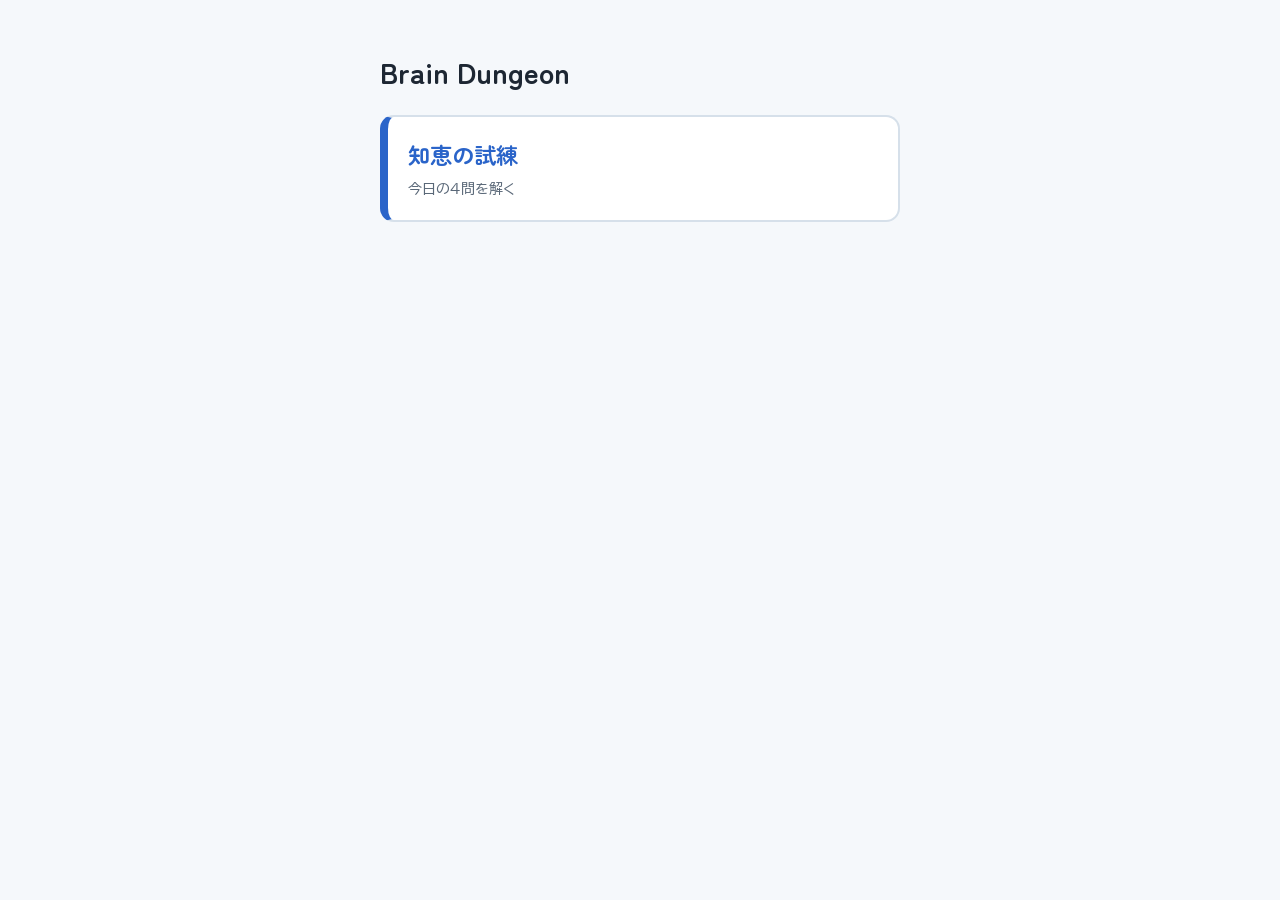
<file: index.html>
<!DOCTYPE html>
<html lang="ja">
<head>
<meta charset="utf-8">
<meta name="viewport" content="width=device-width, initial-scale=1">
<title>Brain Dungeon</title>
<link rel="preconnect" href="https://fonts.googleapis.com">
<link rel="preconnect" href="https://fonts.gstatic.com" crossorigin>
<link rel="stylesheet" href="https://fonts.googleapis.com/css2?family=Zen+Maru+Gothic:wght@500;700&family=BIZ+UDPGothic:wght@400;700&display=swap">
<link rel="stylesheet" href="css/theme.css">
<style>
/* 入口。今はドリルへの入り口だけ（ゲームは設計中） */
.wrap { max-width: 560px; margin: 0 auto; padding: 48px 20px; display: grid; gap: 18px; }
h1 { font-family: var(--font-display); font-size: 1.8rem; margin: 0; }
a.door { display: grid; gap: 4px; text-decoration: none; color: var(--ink); background: var(--sheet); border: 2px solid var(--rule); border-left: 8px solid var(--c); border-radius: var(--radius); padding: 18px 20px; }
a.door b { font-family: var(--font-display); font-size: 1.4rem; color: var(--c); }
a.door:focus-visible { outline: 3px solid var(--c); outline-offset: 2px; }
</style>
</head>
<body>
<div class="wrap">
  <h1>Brain Dungeon</h1>
  <a class="door" href="drill.html" data-s="math">
    <b>知恵の試練</b>
    <span class="muted">今日の4問を解く</span>
  </a>
</div>
</body>
</html>
</file>
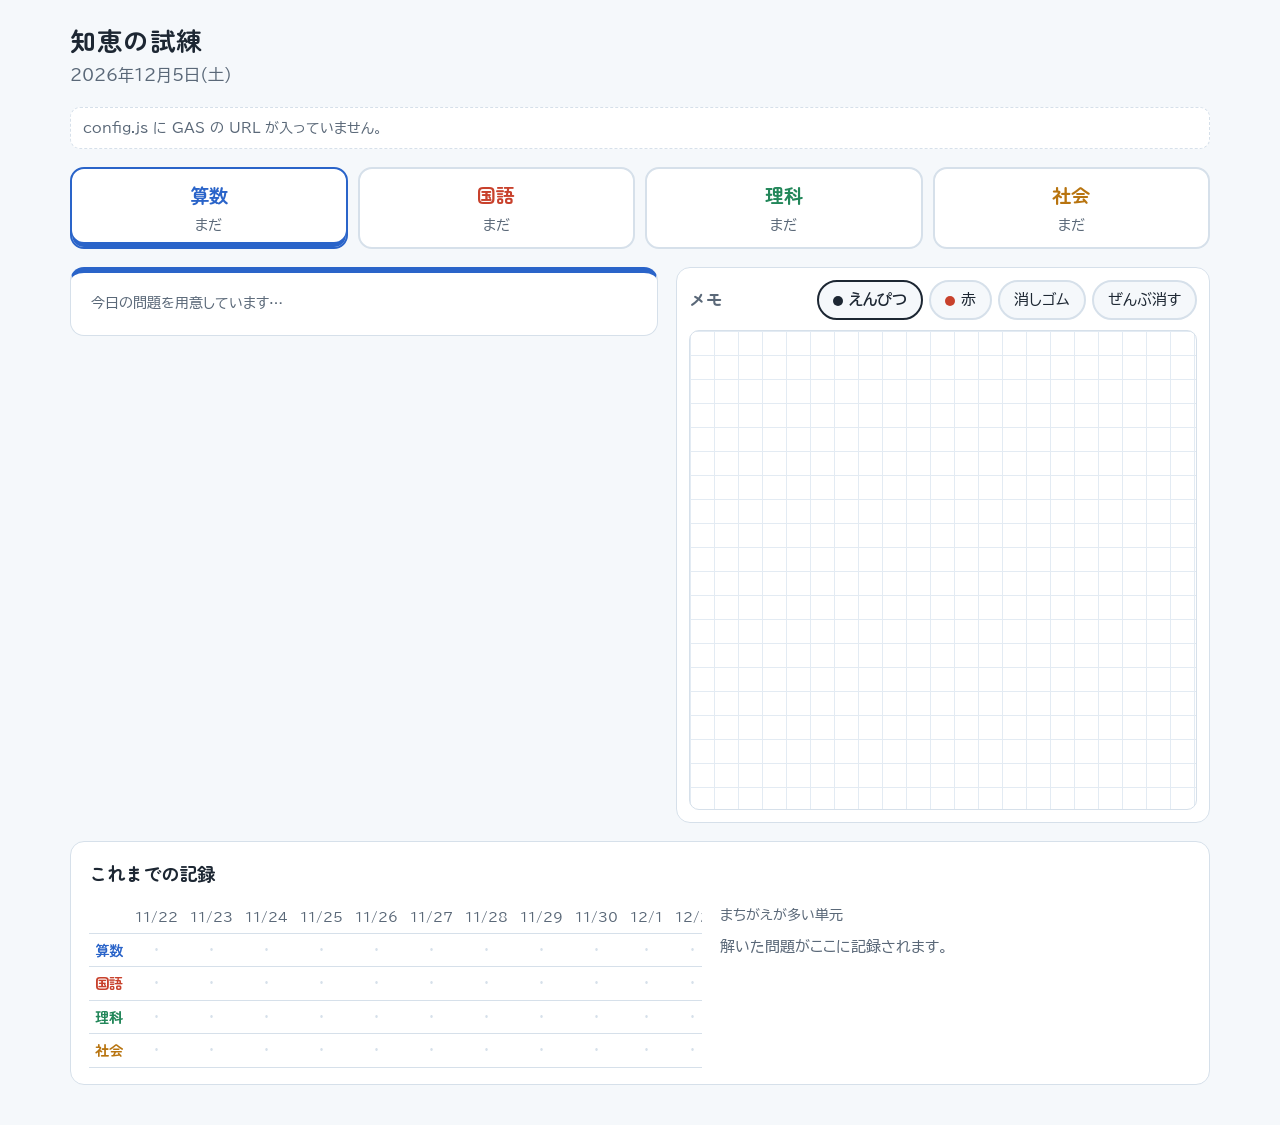
<file: drill.html>
<!DOCTYPE html>
<html lang="ja">
<head>
<meta charset="utf-8">
<meta name="viewport" content="width=device-width, initial-scale=1">
<title>知恵の試練</title>
<link rel="preconnect" href="https://fonts.googleapis.com">
<link rel="preconnect" href="https://fonts.gstatic.com" crossorigin>
<link rel="stylesheet" href="https://fonts.googleapis.com/css2?family=Zen+Maru+Gothic:wght@500;700&family=BIZ+UDPGothic:wght@400;700&display=swap">
<link rel="stylesheet" href="css/theme.css">
<link rel="stylesheet" href="css/drillcore.css">
<style>
/* レイアウト：ノートの1ページ。上に教科タブ、左に問題と答え、右に方眼のメモ（iPad横）。縦や狭い画面では縦に積む。 */
.wrap { max-width: 1180px; margin: 0 auto; padding-inline: 20px; padding-block: 18px 40px; display: grid; gap: 18px; }
header.top { display: flex; flex-wrap: wrap; align-items: baseline; justify-content: space-between; gap: 6px 20px; }
.top h1 { font-family: var(--font-display); font-weight: 700; font-size: 1.6rem; margin: 0; letter-spacing: 0.02em; }
.top .date { color: var(--ink-soft); font-size: 1rem; font-variant-numeric: tabular-nums; }
.top .streak { font-family: var(--font-display); font-size: 1rem; }
.top .streak b { font-size: 1.5rem; font-variant-numeric: tabular-nums; }

nav.tabs { display: grid; grid-template-columns: repeat(4, minmax(0, 1fr)); gap: 10px; }
.tab { appearance: none; border: 2px solid var(--rule); background: var(--sheet); color: var(--ink); border-radius: var(--radius); padding: 10px 8px; font: inherit; cursor: pointer; display: grid; justify-items: center; gap: 2px; min-height: 64px; }
.tab .name { font-family: var(--font-display); font-weight: 700; font-size: 1.2rem; color: var(--c); }
.tab .state { font-size: 0.85rem; color: var(--ink-soft); }
.tab[aria-selected="true"] { border-color: var(--c); box-shadow: inset 0 -5px 0 var(--c); }
.tab.done-ok .state { color: var(--ok); font-weight: 700; }
.tab.done-ng .state { color: var(--ng); font-weight: 700; }

main.page { display: grid; grid-template-columns: minmax(0, 1.1fr) minmax(0, 1fr); gap: 18px; align-items: start; }
@media (max-width: 860px) { main.page { grid-template-columns: minmax(0, 1fr); } }
.qcard { background: var(--sheet); border: 1px solid var(--rule); border-top: 6px solid var(--c); border-radius: var(--radius); padding: 18px 20px 20px; display: grid; gap: 14px; min-width: 0; }
.nextrow { display: flex; justify-content: flex-end; }

.memo { background: var(--sheet); border: 1px solid var(--rule); border-radius: var(--radius); padding: 12px; display: grid; gap: 10px; min-width: 0; position: sticky; top: 8px; }
.memo .bar { display: flex; flex-wrap: wrap; gap: 8px; align-items: center; justify-content: space-between; }
.memo .bar .label { font-family: var(--font-display); font-weight: 700; color: var(--ink-soft); }
.tools { display: flex; flex-wrap: wrap; gap: 6px; }
.tool { appearance: none; font: inherit; font-size: 0.95rem; border: 2px solid var(--rule); background: var(--paper); color: var(--ink); border-radius: 999px; padding: 4px 14px; cursor: pointer; min-height: 40px; }
.tool[aria-pressed="true"] { border-color: var(--ink); font-weight: 700; }
.tool .dot { display: inline-block; width: 10px; height: 10px; border-radius: 50%; margin-right: 6px; vertical-align: middle; }
.canvasbox { position: relative; width: 100%; height: 480px; border-radius: 10px; overflow: hidden; border: 1px solid var(--rule);
  background-color: var(--sheet);
  background-image: linear-gradient(var(--grid) 1px, transparent 1px), linear-gradient(90deg, var(--grid) 1px, transparent 1px);
  background-size: 24px 24px; }
.canvasbox canvas { position: absolute; top: 0; left: 0; width: 100%; height: 100%; touch-action: none; cursor: crosshair; }
@media (max-width: 860px) { .canvasbox { height: 380px; } .memo { position: static; } }

.donebox { background: var(--sheet); border: 2px solid var(--ok); border-radius: var(--radius); padding: 14px 18px; display: flex; flex-wrap: wrap; gap: 8px 18px; align-items: baseline; }
.donebox h2 { font-family: var(--font-display); margin: 0; font-size: 1.3rem; color: var(--ok); }

section.log { background: var(--sheet); border: 1px solid var(--rule); border-radius: var(--radius); padding: 16px 18px; display: grid; gap: 14px; min-width: 0; }
.log h2 { font-family: var(--font-display); font-size: 1.15rem; margin: 0; }
.log .grid2 { display: grid; grid-template-columns: minmax(0, 1.3fr) minmax(0, 1fr); gap: 18px; }
@media (max-width: 860px) { .log .grid2 { grid-template-columns: minmax(0, 1fr); } }
.tablewrap { overflow-x: auto; }
table.days { border-collapse: collapse; font-size: 0.9rem; font-variant-numeric: tabular-nums; }
table.days th, table.days td { padding: 4px 6px; text-align: center; border-bottom: 1px solid var(--rule); white-space: nowrap; }
table.days th[scope="row"] { text-align: left; color: var(--c); font-family: var(--font-display); }
table.days thead th { color: var(--ink-soft); font-weight: 400; font-size: 0.8rem; }
.mk-ok { color: var(--ok); font-weight: 700; }
.mk-ng { color: var(--ng); font-weight: 700; }
.mk-none { color: var(--rule); }
ul.weak { list-style: none; margin: 0; padding: 0; display: grid; gap: 6px; }
ul.weak li { display: grid; grid-template-columns: minmax(0, 1fr) auto; gap: 8px; align-items: center; font-size: 0.95rem; }
ul.weak .bar2 { grid-column: 1 / -1; height: 6px; background: var(--grid); border-radius: 3px; overflow: hidden; }
ul.weak .bar2 span { display: block; height: 100%; background: var(--c); }

/* 最初の起動：鍵を入れる */
.login { max-width: 460px; margin: 60px auto; padding: 0 20px; }
.login .card { background: var(--sheet); border: 1px solid var(--rule); border-top: 6px solid var(--c); border-radius: var(--radius); padding: 18px 20px; display: grid; gap: 12px; }
.login h1 { font-family: var(--font-display); font-size: 1.4rem; margin: 0; }
.login form { display: flex; gap: 8px; flex-wrap: wrap; }
.login .dq-in { flex: 1; width: auto; font-size: 1.2rem; }
.login .err { color: var(--ng); font-weight: 700; margin: 0; }
</style>
<script src="config.js"></script>
<script src="js/api.js"></script>
<script src="js/drillcore.js"></script>
</head>
<body>
<div class="login" id="login" data-s="math" hidden>
  <div class="card">
    <h1>知恵の試練</h1>
    <p class="muted">はじめに「プレイヤー用の鍵」を入れてください。このiPadが覚えるので、次からは入れなくてよくなります。</p>
    <form id="loginForm">
      <input class="dq-in" type="text" id="keyInput" autocomplete="off" autocapitalize="off" autocorrect="off" spellcheck="false" placeholder="プレイヤー用の鍵" aria-label="プレイヤー用の鍵">
      <button class="dq-btn" type="submit" id="loginBtn">はじめる</button>
    </form>
    <p class="err" id="loginMsg" hidden></p>
  </div>
</div>
<div class="wrap" id="app" hidden>
  <header class="top">
    <div>
      <h1>知恵の試練</h1>
      <div class="date"><span id="today"></span> <span id="who" hidden>（保護者）</span></div>
    </div>
    <div class="streak" id="streak" hidden>連続 <b id="streakNum">0</b> 日</div>
  </header>
  <div class="notice" id="notice" hidden></div>

  <nav class="tabs" role="tablist" aria-label="教科" id="tabs"></nav>

  <div class="donebox" id="donebox" hidden>
    <h2>今日の4問、おわり！</h2>
    <span id="doneScore"></span>
  </div>

  <main class="page">
    <article class="qcard" id="qcard" aria-live="polite"></article>
    <aside class="memo" aria-label="メモ">
      <div class="bar">
        <span class="label">メモ</span>
        <div class="tools" role="group" aria-label="ペン">
          <button class="tool" type="button" id="penBlack" aria-pressed="true"><span class="dot" style="background:var(--pen)"></span>えんぴつ</button>
          <button class="tool" type="button" id="penRed" aria-pressed="false"><span class="dot" style="background:var(--ng)"></span>赤</button>
          <button class="tool" type="button" id="eraser" aria-pressed="false">消しゴム</button>
          <button class="tool" type="button" id="clear">ぜんぶ消す</button>
        </div>
      </div>
      <div class="canvasbox" id="canvasbox"></div>
    </aside>
  </main>

  <section class="log" aria-labelledby="logTitle">
    <h2 id="logTitle">これまでの記録</h2>
    <div class="grid2">
      <div>
        <div class="tablewrap"><table class="days" id="daysTable"></table></div>
      </div>
      <div>
        <p class="muted" style="margin-bottom:6px">まちがえが多い単元</p>
        <ul class="weak" id="weakList"></ul>
      </div>
    </div>
  </section>
</div>

<script>
(function () {
  var SUBJECTS = DrillCore.SUBJECTS;
  var $ = function (id) { return document.getElementById(id); };
  var key = BDApi.getKey("player");
  var PENDING_STORE = "bd-drill-pending";   // まだ送れていない答え（電波がないときなど）

  // ---------- 日付 ----------
  function pad(n) { return String(n).padStart(2, "0"); }
  function ymd(d) { return d.getFullYear() + "-" + pad(d.getMonth() + 1) + "-" + pad(d.getDate()); }
  function parseYmd(s) { var a = s.split("-").map(Number); return new Date(a[0], a[1] - 1, a[2]); }
  var WD = ["日", "月", "火", "水", "木", "金", "土"];
  var today = ymd(new Date());

  // ---------- 状態 ----------
  var Q = [];               // 有効な問題
  var byId = {};
  var days = {};            // date -> { items: { math: 記録, ... } }
  var picks = {};           // subject -> { qid, review }
  var current = "math";
  var ready = false;
  var writeChain = Promise.resolve();

  // ---------- 図の読みこみ（同じ図は1回だけ取りにいく） ----------
  var imgCache = {};
  function loadImage(id) {
    if (!imgCache[id]) {
      imgCache[id] = BDApi.call("image", { id: id }, key).then(function (r) { return r.src; });
      imgCache[id].catch(function () { delete imgCache[id]; }); // 失敗したら次に開いたとき取り直す
    }
    return imgCache[id];
  }

  // ---------- 今日の問題を選ぶ ----------
  function hash(str) { var h = 2166136261; for (var i = 0; i < str.length; i++) { h ^= str.charCodeAt(i); h = Math.imul(h, 16777619); } return h >>> 0; }
  function itemOf(subject) { return days[today] && days[today].items && days[today].items[subject]; }
  // 今日より前に、問題ごとに「正解した回数」と「解いた回数」を数える
  function historyFor(subject) {
    var h = {};
    Object.keys(days).forEach(function (d) {
      if (d >= today) return;
      var it = days[d].items && days[d].items[subject];
      if (!it || !it.qid) return;
      var x = h[it.qid] || (h[it.qid] = { ok: 0, tries: 0 });
      x.tries++; if (it.correct) x.ok++;
    });
    return h;
  }
  // 出題の順番：①正解した回数が少ない問題（まだ解いていない問題と、まちがえただけの問題はどちらも0回）
  // ②同じ回数なら priority（テストでまちがえた問題＋正答率）の高い順 ③それも同じなら日によって変える
  // まちがえた問題は正解するまで回数が増えないので、次の日にまた出ることがある
  function choose(subject) {
    var t = itemOf(subject);
    if (t && byId[t.qid]) return { qid: t.qid, review: !!t.review };
    var pool = Q.filter(function (q) { return q.subject === subject; });
    if (!pool.length) return null;
    var h = historyFor(subject);
    function ok(q) { return h[q.id] ? h[q.id].ok : 0; }
    pool.sort(function (a, b) { return ok(a) - ok(b) || priority(b) - priority(a) || hash(a.id + today) - hash(b.id + today); });
    var top = pool[0], th = h[top.id];
    return { qid: top.id, review: !!(th && th.tries > 0 && th.ok === 0) };
  }
  // 問題の正答率（小問の平均。正答率がなければ50とみなす）
  function rateOf(q) {
    var r = DrillCore.asList(q.parts).map(function (p) { return Number(p.rate); }).filter(function (v) { return isFinite(v) && v > 0; });
    if (!r.length) return 50;
    return r.reduce(function (s, v) { return s + v; }, 0) / r.length;
  }
  // 大きいほど先に出す。テストでまちがえた問題は正答率に関係なく先（ただし正答率30%未満の難問は後回し）
  function priority(q) {
    var r = rateOf(q);
    return Math.round(r) + (q.testMiss && r >= 30 ? 100 : 0);
  }
  function pickAll() { SUBJECTS.forEach(function (s) { picks[s.key] = choose(s.key); }); }

  // ---------- 記録 ----------
  function saveAnswer(subject, record) {
    var day = days[today] || { date: today, items: {} };
    day.items[subject] = record; days[today] = day;
    var body = Object.assign({ date: today, subject: subject }, record);
    body._k = key; // どの鍵（どのプレイヤー）の答えかを控えに残す
    var list = readPending(); list.push(body); writePending(list);
    flushPending();
  }
  // 送れていない答えは iPad の中に控えておき、次に送れるときにまとめて送る
  function readPending() { try { var v = JSON.parse(localStorage.getItem(PENDING_STORE) || "[]"); return Array.isArray(v) ? v : []; } catch (e) { return []; } }
  function writePending(list) { try { if (list.length) localStorage.setItem(PENDING_STORE, JSON.stringify(list)); else localStorage.removeItem(PENDING_STORE); } catch (e) {} }
  function sameRec(a, b) { return a.date === b.date && a.subject === b.subject && a.answeredAt === b.answeredAt; }
  function flushPending() {
    writeChain = writeChain.then(function () {
      var list = readPending();
      var failed = false;
      return list.reduce(function (p, rec) {
        return p.then(function () {
          return send(rec, failed ? 0 : 2).then(function (ok) {
            if (ok) writePending(readPending().filter(function (r) { return !sameRec(r, rec); }));
            if (!ok) failed = true;
          });
        });
      }, Promise.resolve()).then(function () {
        if (failed) showNotice("記録をまだ送れていません。このiPadに控えてあるので、インターネットにつながったときにもう一度開くと送られます。");
        else if (list.length && $("notice").textContent.indexOf("記録をまだ送れて") === 0) showNotice("");
      });
    });
    return writeChain;
  }
  // 戻り値：true（送れた）・false（あとで送り直す）・"drop"（その鍵はもう使えないので捨てる）
  function send(rec, tries) {
    var r = {}; Object.keys(rec).forEach(function (k) { if (k !== "_k") r[k] = rec[k]; });
    return BDApi.call("saveAnswer", { record: r }, rec._k || key).then(function () { return true; }, function (err) {
      if (err.kind === "forbidden") return "drop";
      if (tries <= 0) return false;
      return new Promise(function (done) { setTimeout(done, 2000); }).then(function () { return send(rec, tries - 1); });
    });
  }
  function showNotice(text) { var n = $("notice"); n.textContent = text; n.hidden = !text; }

  // ---------- 描画 ----------
  function el(tag, cls, text) { var e = document.createElement(tag); if (cls) e.className = cls; if (text != null) e.textContent = text; return e; }
  function renderTabs() {
    var nav = $("tabs"); nav.textContent = "";
    SUBJECTS.forEach(function (s) {
      var it = itemOf(s.key);
      var b = document.createElement("button");
      b.type = "button"; b.className = "tab"; b.dataset.s = s.key; b.setAttribute("role", "tab");
      b.setAttribute("aria-selected", String(s.key === current));
      if (it) b.classList.add(it.correct ? "done-ok" : "done-ng");
      b.append(el("span", "name", s.name), el("span", "state", it ? (it.correct ? "○ 正解" : "× まちがい") : "まだ"));
      b.addEventListener("click", function () { current = s.key; renderAll(); });
      nav.append(b);
    });
    var done = SUBJECTS.filter(function (s) { return itemOf(s.key); }).length;
    var ok = SUBJECTS.filter(function (s) { return itemOf(s.key) && itemOf(s.key).correct; }).length;
    $("donebox").hidden = done < SUBJECTS.length;
    $("doneScore").textContent = SUBJECTS.length + "問中 " + ok + "問 正解。まちがえた問題は、正解するまでまた出てきます。";
  }
  var shownKey = "";
  function renderQuestion(force) {
    var card = $("qcard"); card.dataset.s = current;
    document.querySelector(".memo").dataset.s = current;
    if (!ready) { card.textContent = ""; card.append(el("p", "muted", "今日の問題を用意しています…")); return; }
    var pick = picks[current]; var q = pick && byId[pick.qid];
    if (!q) { card.textContent = ""; card.append(el("p", "muted", "この教科の問題がまだありません。")); return; }
    var saved = itemOf(current) || null;
    var key = current + "|" + q.id + "|" + (saved ? "done" : "open");
    if (!force && key === shownKey) return; // 入力中の答えを消さない
    shownKey = key;
    var holder = el("div"); card.textContent = ""; card.append(holder);
    DrillCore.renderQuestion(holder, q, {
      imageLoader: loadImage, saved: saved, review: pick.review,
      extraMeta: [q.testMiss ? "テストでまちがえた問題" : "", "正答率 " + Math.round(rateOf(q)) + "%"].filter(Boolean),
      reviewNote: "正解するまで、また出てきます。",
      onFinish: function (res) {
        var rec = Object.assign({ qid: q.id, unit: q.unit || "", review: !!pick.review, answeredAt: new Date().toISOString() }, res);
        saveAnswer(current, rec);
        shownKey = current + "|" + q.id + "|done";
        renderTabs(); renderLog(); appendNext(card);
      }
    });
    if (saved) appendNext(card);
  }
  function appendNext(card) {
    var nextS = SUBJECTS.filter(function (s) { return !itemOf(s.key); })[0];
    if (!nextS) return;
    var row = el("div", "nextrow");
    var b = el("button", "dq-btn ghost", "次は" + nextS.name + " →"); b.type = "button"; b.dataset.s = nextS.key;
    b.addEventListener("click", function () { current = nextS.key; renderAll(); window.scrollTo(0, 0); });
    row.append(b); card.append(row);
  }
  function renderLog() {
    var dates = [];
    for (var i = 13; i >= 0; i--) { var d = parseYmd(today); d.setDate(d.getDate() - i); dates.push(ymd(d)); }
    var t = $("daysTable"); t.textContent = "";
    var thead = document.createElement("thead"); var hr = document.createElement("tr");
    hr.append(el("th", null, ""));
    dates.forEach(function (d) { var dd = parseYmd(d); hr.append(el("th", null, (dd.getMonth() + 1) + "/" + dd.getDate())); });
    thead.append(hr); t.append(thead);
    var tb = document.createElement("tbody");
    SUBJECTS.forEach(function (s) {
      var tr = document.createElement("tr"); tr.dataset.s = s.key;
      var th = el("th", null, s.name); th.scope = "row"; tr.append(th);
      dates.forEach(function (d) {
        var it = days[d] && days[d].items && days[d].items[s.key];
        tr.append(el("td", it ? (it.correct ? "mk-ok" : "mk-ng") : "mk-none", it ? (it.correct ? "○" : "×") : "・"));
      });
      tb.append(tr);
    });
    t.append(tb);

    var stats = {};
    Object.keys(days).forEach(function (d) {
      var items = days[d].items || {};
      Object.keys(items).forEach(function (s) {
        var it = items[s]; var unit = it.unit || (byId[it.qid] || {}).unit || "その他";
        var k = s + "|" + unit; var st = stats[k] || (stats[k] = { s: s, unit: unit, ok: 0, n: 0 });
        st.n++; if (it.correct) st.ok++;
      });
    });
    var all = Object.keys(stats).map(function (k) { return stats[k]; });
    var weak = all.filter(function (x) { return x.ok < x.n; }).sort(function (a, b) { return a.ok / a.n - b.ok / b.n || b.n - a.n; }).slice(0, 8);
    var ul = $("weakList"); ul.textContent = "";
    if (!weak.length) ul.append(el("li", "muted", all.length ? "まちがえた単元はまだありません。" : "解いた問題がここに記録されます。"));
    weak.forEach(function (w) {
      var li = el("li"); li.dataset.s = w.s;
      li.append(el("span", null, DrillCore.subjectName(w.s) + "・" + w.unit), el("span", null, w.ok + "/" + w.n));
      var bar = el("div", "bar2"); var fill = el("span"); fill.style.width = (w.ok / w.n * 100) + "%"; bar.append(fill); li.append(bar);
      ul.append(li);
    });

    var streak = 0; var cur = parseYmd(today);
    var has = function (d) { return days[d] && Object.keys(days[d].items || {}).length; };
    if (!has(today)) cur.setDate(cur.getDate() - 1);
    while (has(ymd(cur))) { streak++; cur.setDate(cur.getDate() - 1); }
    $("streak").hidden = streak === 0; $("streakNum").textContent = streak;
  }
  function renderHeader() { var d = parseYmd(today); $("today").textContent = d.getFullYear() + "年" + (d.getMonth() + 1) + "月" + d.getDate() + "日（" + WD[d.getDay()] + "）"; }
  function renderAll() { renderHeader(); renderTabs(); renderQuestion(); showMemo(current); renderLog(); }

  // ---------- メモ（教科ごとに1枚） ----------
  var memo = { color: "pen", erase: false };
  var canvases = {};
  function makeCanvas(subject) {
    var c = document.createElement("canvas"); c.hidden = true; c.setAttribute("aria-label", "メモ用の方眼");
    $("canvasbox").append(c); canvases[subject] = c;
    var ctx = c.getContext("2d");
    var drawing = false, lastX = 0, lastY = 0;
    function pos(e) { var r = c.getBoundingClientRect(); return [e.clientX - r.left, e.clientY - r.top]; }
    c.addEventListener("pointerdown", function (e) { drawing = true; c.setPointerCapture(e.pointerId); var p = pos(e); lastX = p[0]; lastY = p[1]; dot(lastX, lastY, e); });
    c.addEventListener("pointermove", function (e) {
      if (!drawing) return;
      var evs = e.getCoalescedEvents ? e.getCoalescedEvents() : [e];
      if (!evs.length) evs = [e];
      evs.forEach(function (ev) { var p = pos(ev); line(lastX, lastY, p[0], p[1], ev); lastX = p[0]; lastY = p[1]; });
    });
    function stop() { drawing = false; }
    c.addEventListener("pointerup", stop); c.addEventListener("pointercancel", stop); c.addEventListener("pointerleave", stop);
    function style(ev) {
      var pr = ev.pressure && ev.pointerType === "pen" ? ev.pressure : 0.5;
      ctx.globalCompositeOperation = memo.erase ? "destination-out" : "source-over";
      ctx.strokeStyle = ctx.fillStyle = getComputedStyle(document.documentElement).getPropertyValue(memo.color === "red" ? "--ng" : "--pen").trim();
      ctx.lineWidth = memo.erase ? 22 : 1.4 + pr * 2.6;
      ctx.lineCap = "round"; ctx.lineJoin = "round";
    }
    function line(x1, y1, x2, y2, ev) { style(ev); ctx.beginPath(); ctx.moveTo(x1, y1); ctx.lineTo(x2, y2); ctx.stroke(); }
    function dot(x, y, ev) { style(ev); ctx.beginPath(); ctx.arc(x, y, ctx.lineWidth / 2, 0, Math.PI * 2); ctx.fill(); }
    fit(c);
    return c;
  }
  function fit(c) {
    var box = $("canvasbox"); var dpr = window.devicePixelRatio || 1;
    var w = Math.round(box.clientWidth * dpr), h = Math.round(box.clientHeight * dpr);
    if (!w || !h || (c.width === w && c.height === h)) return;
    var old = null;
    if (c.width) { old = document.createElement("canvas"); old.width = c.width; old.height = c.height; old.getContext("2d").drawImage(c, 0, 0); }
    c.width = w; c.height = h;
    var ctx = c.getContext("2d"); ctx.setTransform(dpr, 0, 0, dpr, 0, 0);
    if (old) ctx.drawImage(old, 0, 0, old.width / dpr, old.height / dpr);
  }
  function showMemo(subject) {
    SUBJECTS.forEach(function (s) { var c = canvases[s.key] || makeCanvas(s.key); c.hidden = s.key !== subject; });
    fit(canvases[subject]);
  }
  function setTool(which) {
    memo.erase = which === "eraser"; if (!memo.erase) memo.color = which === "red" ? "red" : "pen";
    $("penBlack").setAttribute("aria-pressed", String(which === "pen"));
    $("penRed").setAttribute("aria-pressed", String(which === "red"));
    $("eraser").setAttribute("aria-pressed", String(which === "eraser"));
  }
  $("penBlack").addEventListener("click", function () { setTool("pen"); });
  $("penRed").addEventListener("click", function () { setTool("red"); });
  $("eraser").addEventListener("click", function () { setTool("eraser"); });
  $("clear").addEventListener("click", function () { var c = canvases[current]; if (c) { var ctx = c.getContext("2d"); ctx.save(); ctx.setTransform(1, 0, 0, 1, 0, 0); ctx.clearRect(0, 0, c.width, c.height); ctx.restore(); } });
  window.addEventListener("resize", function () { var c = canvases[current]; if (c) fit(c); });

  // ---------- 起動 ----------
  document.addEventListener("visibilitychange", function () {
    if (document.visibilityState === "visible" && ymd(new Date()) !== today) { today = ymd(new Date()); picks = {}; pickAll(); current = "math"; shownKey = ""; renderAll(); }
  });

  function start(questions, records, notice) {
    Q = (questions || []).filter(function (q) { return q && q.id && q.enabled !== false; });
    byId = {}; Q.forEach(function (q) { byId[q.id] = q; });
    days = {};
    (records || []).forEach(function (r) {
      if (!r || !r.date || !r.subject) return;
      var d = days[r.date] || (days[r.date] = { date: r.date, items: {} });
      d.items[r.subject] = r; // 同じ日・同じ教科が2行あれば後の行を使う
    });
    ready = true; showNotice(notice || ""); pickAll(); renderAll();
  }

  function load() {
    $("login").hidden = true; $("app").hidden = false;
    renderAll();
    showNotice(window.BD_MOCK ? "プレビュー表示です。ここで解いた結果は保存されません。" : "問題を読みこんでいます…");
    var qs = BDApi.call("drillQuestions", {}, key);
    var rs = BDApi.call("history", {}, key);
    qs.then(function (q) {
      return rs.then(function (r) { showPlayer(r.player); return { q: q.questions, r: r.records, fail: false }; }, function () { return { q: q.questions, r: [], fail: true }; });
    }).then(function (got) {
      start(got.q, got.r.concat(readPending().filter(function (x) { return (x._k || key) === key; })), got.fail ? "記録を読みこめませんでした。問題は解けますが、前の記録が表に出ないことがあります。" : (window.BD_MOCK ? "プレビュー表示です。ここで解いた結果は保存されません。" : ""));
      if (readPending().length) flushPending();
    }, function (err) {
      if (err.kind === "forbidden") { BDApi.clearKey("player"); key = ""; showLogin("鍵が変わったようです。新しいプレイヤー用の鍵を入れてください。"); return; }
      start([], [], "");
      showNotice("問題を読みこめませんでした。インターネットにつながっているか確認して、開き直してください。（" + err.message + "）");
    });
  }

  // 保護者の鍵で開いたときは、見出しの横に「（保護者）」と出す（記録は子どもとは別）
  function showPlayer(p) { $("who").hidden = p !== "parent"; }

  // ---------- 鍵の入力（最初の1回だけ） ----------
  function showLogin(msg) {
    $("app").hidden = true; $("login").hidden = false;
    var m = $("loginMsg"); m.textContent = msg || ""; m.hidden = !msg;
  }
  $("loginForm").addEventListener("submit", function (e) {
    e.preventDefault();
    var k = $("keyInput").value.trim(); if (!k) return;
    $("loginBtn").disabled = true;
    BDApi.call("check", {}, k).then(function () {
      key = k; BDApi.setKey("player", k); $("keyInput").value = "";
      load();
    }, function (err) {
      showLogin(err.kind === "forbidden" ? "鍵がちがいます。もう一度たしかめてください。" : "つながりませんでした。インターネットを確認してください。（" + err.message + "）");
    }).then(function () { $("loginBtn").disabled = false; });
  });

  if (!BDApi.hasUrl()) { $("app").hidden = false; renderAll(); showNotice("config.js に GAS の URL が入っていません。"); }
  else if (key || window.BD_MOCK) load();
  else showLogin("");
})();
</script>
</body>
</html>
</file>
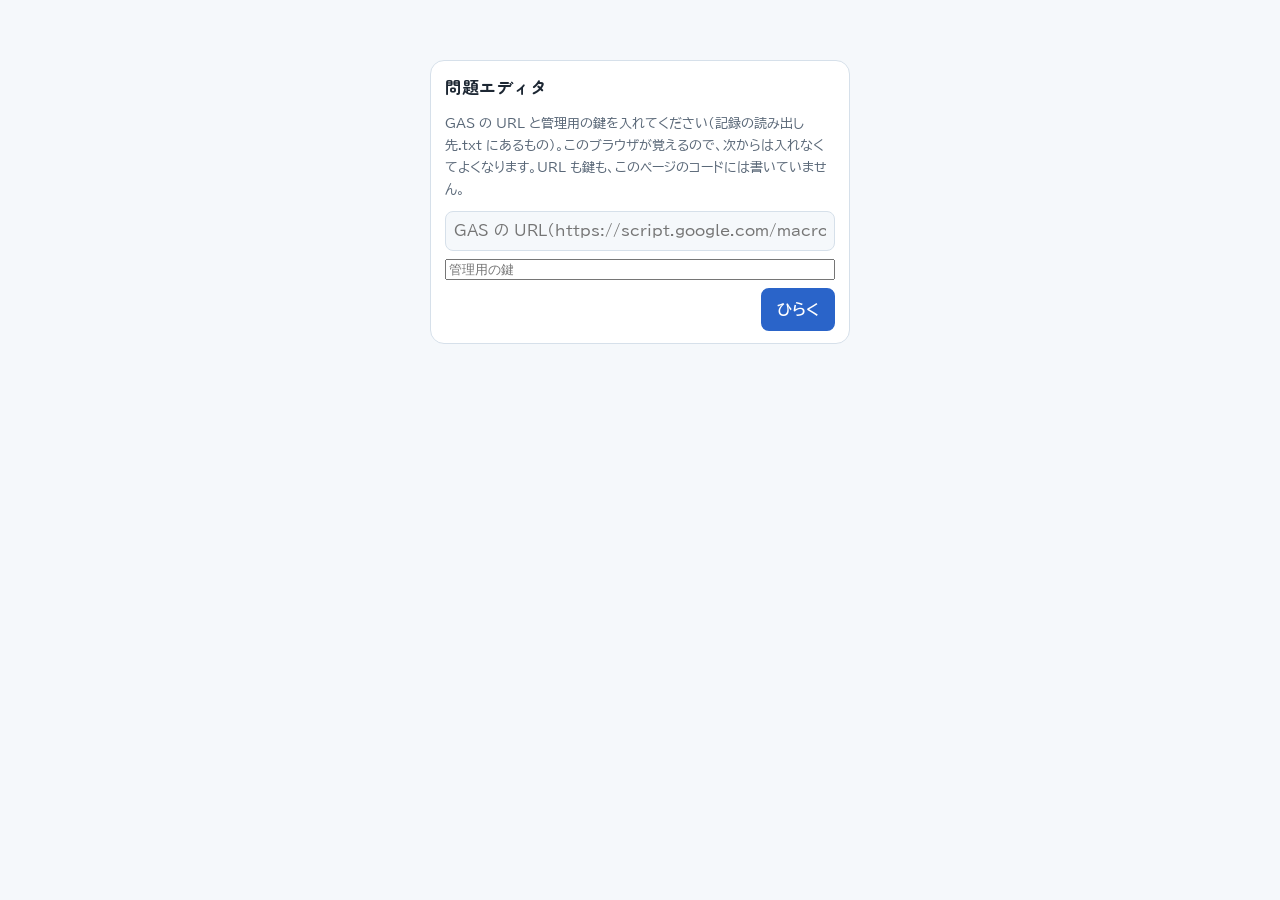
<file: editor.html>
<!DOCTYPE html>
<html lang="ja">
<head>
<meta charset="utf-8">
<meta name="viewport" content="width=device-width, initial-scale=1">
<title>問題エディタ</title>
<link rel="preconnect" href="https://fonts.googleapis.com">
<link rel="preconnect" href="https://fonts.gstatic.com" crossorigin>
<link rel="stylesheet" href="https://fonts.googleapis.com/css2?family=Zen+Maru+Gothic:wght@500;700&family=BIZ+UDPGothic:wght@400;700&display=swap">
<link rel="stylesheet" href="css/theme.css?v=2">
<link rel="stylesheet" href="css/drillcore.css?v=6">
<style>
/* レイアウト：作業台。左に問題の一覧、中央に編集フォーム、右に子どもが見る画面のプレビュー。 */
body { font-size: 15px; }
.app { display: grid; grid-template-columns: 300px minmax(0, 1fr) minmax(0, 1fr); gap: 14px; padding-inline: 16px; padding-block: 12px 40px; max-width: 1700px; margin: 0 auto; align-items: start; }
@media (max-width: 1200px) { .app { grid-template-columns: 260px minmax(0, 1fr); } .preview { grid-column: 2; } }
@media (max-width: 760px) { .app { grid-template-columns: minmax(0, 1fr); } .preview { grid-column: auto; } }
header.bar { grid-column: 1 / -1; display: flex; flex-wrap: wrap; gap: 8px 16px; align-items: center; justify-content: space-between; }
header.bar h1 { font-family: var(--font-display); font-size: 1.4rem; margin: 0; }
.panel { background: var(--sheet); border: 1px solid var(--rule); border-radius: var(--radius); padding: 12px 14px; min-width: 0; display: grid; gap: 10px; }
.panel h2 { font-family: var(--font-display); font-size: 1.05rem; margin: 0; }
.list { position: sticky; top: 8px; max-height: calc(100vh - 24px); overflow: auto; }
.filters { display: grid; grid-template-columns: 1fr 1fr; gap: 6px; }
.filters .full { grid-column: 1 / -1; }
.qlist { list-style: none; margin: 0; padding: 0; display: grid; gap: 4px; }
.qlist button { appearance: none; width: 100%; text-align: left; font: inherit; border: 1px solid var(--rule); border-left: 5px solid var(--c); background: var(--paper); color: var(--ink); border-radius: 8px; padding: 6px 8px; cursor: pointer; display: grid; gap: 1px; }
.qlist button[aria-current="true"] { border-color: var(--c); background: var(--sheet); box-shadow: 0 0 0 2px var(--c) inset; }
.qlist .t1 { font-weight: 700; font-size: 0.9rem; }
.qlist .t2 { font-size: 0.8rem; color: var(--ink-soft); }
.qlist .off { color: var(--ng); font-weight: 700; }
label.f { display: grid; gap: 3px; font-size: 0.85rem; color: var(--ink-soft); }
label.f.inline { display: flex; align-items: center; gap: 6px; color: var(--ink); font-size: 0.95rem; }
input[type=text], input[type=number], select, textarea { font: inherit; font-size: 0.95rem; color: var(--ink); background: var(--paper); border: 1px solid var(--rule); border-radius: 8px; padding: 6px 8px; width: 100%; min-width: 0; }
textarea { resize: vertical; min-height: 4.5em; line-height: 1.6; }
.grid2 { display: grid; grid-template-columns: 1fr 1fr; gap: 8px; }
.grid3 { display: grid; grid-template-columns: 1fr 1fr 1fr; gap: 8px; }
.btn { appearance: none; font: inherit; font-weight: 700; border-radius: 8px; padding: 7px 14px; cursor: pointer; border: 2px solid var(--c); background: var(--c); color: var(--sheet); }
.btn.ghost { background: transparent; color: var(--c); }
.btn.small { padding: 3px 9px; font-size: 0.85rem; }
.btn.danger { --c: var(--ng); }
.btn:disabled { opacity: 0.45; cursor: default; }
.row { display: flex; flex-wrap: wrap; gap: 6px; align-items: center; }
.row.end { justify-content: flex-end; }
.sep { flex: 1; }
.part { border: 1px solid var(--rule); border-left: 5px solid var(--c); border-radius: 10px; padding: 10px; display: grid; gap: 8px; background: var(--paper); }
.part .head { display: flex; flex-wrap: wrap; gap: 6px; align-items: center; }
.part .head b { font-family: var(--font-display); }
.thumbs { display: flex; flex-wrap: wrap; gap: 8px; }
.thumb { width: 150px; border: 1px solid var(--rule); border-radius: 8px; background: var(--sheet); padding: 4px; display: grid; gap: 4px; }
.thumb img { width: 100%; height: 90px; object-fit: contain; background: #fff; border-radius: 4px; }
.thumb .ph { height: 90px; display: grid; place-items: center; font-size: 0.8rem; color: var(--ink-soft); }
.drop { border: 2px dashed var(--rule); border-radius: 8px; padding: 6px 10px; font-size: 0.85rem; color: var(--ink-soft); }
.drop.over { border-color: var(--c); color: var(--c); }
.status { font-size: 0.9rem; }
.status.err { color: var(--ng); font-weight: 700; }
.status.ok { color: var(--ok); }
.banner { background: var(--ng-bg); border-radius: 8px; padding: 8px 10px; display: flex; flex-wrap: wrap; gap: 8px; align-items: center; }
.preview .card { border-top: 6px solid var(--c); border-radius: var(--radius); border: 1px solid var(--rule); border-top-width: 6px; border-top-color: var(--c); padding: 14px 16px; background: var(--sheet); }
.login { max-width: 420px; margin: 60px auto; }
.help { font-size: 0.82rem; color: var(--ink-soft); margin: 0; }
details summary { cursor: pointer; font-size: 0.9rem; color: var(--ink-soft); }
.sound-panel { position: fixed; inset: 40px auto auto 50%; transform: translateX(-50%); width: min(560px, 94vw); z-index: 30; box-shadow: 0 12px 40px rgba(0,0,0,.35); }
.sound-panel ul { list-style: none; margin: 0; padding: 0; display: grid; gap: 6px; }
.sound-panel li { display: flex; gap: 8px; align-items: center; justify-content: space-between; }
</style>
<script src="config.js?v=2"></script>
<script src="js/api.js?v=2"></script>
<script src="js/drillcore.js?v=8"></script>
</head>
<body>
<div id="login" class="panel login" hidden>
  <h2>問題エディタ</h2>
  <p class="help">GAS の URL と管理用の鍵を入れてください（記録の読み出し先.txt にあるもの）。このブラウザが覚えるので、次からは入れなくてよくなります。URL も鍵も、このページのコードには書いていません。</p>
  <form id="loginForm" style="display:grid; gap:8px">
    <input type="text" id="urlInput" autocomplete="off" autocapitalize="off" spellcheck="false" placeholder="GAS の URL（https://script.google.com/macros/s/…/exec）">
    <input type="password" id="keyInput" autocomplete="off" placeholder="管理用の鍵">
    <div class="row end"><button class="btn" type="submit">ひらく</button></div>
  </form>
  <p class="status err" id="loginMsg" hidden></p>
</div>

<div id="soundPanel" class="panel sound-panel" hidden>
  <div class="row"><h2>音（ドライブに置く素材）</h2><span class="sep"></span><button class="btn ghost small" type="button" id="soundClose">閉じる</button></div>
  <p class="help">曲単体での配布が禁止されている素材（音楽の卵など）は、公開リポジトリに置かずに、ここからドライブに置きます。ゲームはプレイヤー用の鍵で受け取ります。名前はゲームの sound.js の「gas:名前」と同じにしてください（英数字と _ - . だけ）。同じ名前で取りこむと入れかわります。</p>
  <ul id="soundList"></ul>
  <div class="row">
    <input type="text" id="soundName" placeholder="名前（例：michinarini.mp3）" autocomplete="off" spellcheck="false">
    <input type="file" id="soundFile" accept="audio/mpeg,.mp3">
    <button class="btn small" type="button" id="soundUp">取りこむ</button>
  </div>
  <p class="status" id="soundMsg"></p>
</div>

<div id="app" class="app" hidden>
  <header class="bar">
    <h1>問題エディタ</h1>
    <div class="row">
      <span class="status" id="status"></span>
      <button class="btn ghost" type="button" id="newBtn">新しい問題</button>
      <button class="btn ghost small" type="button" id="soundBtn" title="配布が禁止されている音の素材を、ドライブに置く">音</button>
      <button class="btn ghost small" type="button" id="logoutBtn" title="このブラウザが覚えている鍵を消す">鍵を入れ直す</button>
    </div>
  </header>

  <aside class="panel list" aria-label="問題の一覧">
    <div class="filters">
      <select id="fSubject" aria-label="教科"><option value="">すべての教科</option></select>
      <select id="fState" aria-label="状態"><option value="">すべて</option><option value="on">出題する</option><option value="off">出題しない</option><option value="miss">テストでまちがえた</option><option value="shelf">知識の棚</option><option value="trial">知恵の試練</option></select>
      <select id="fSource" class="full" aria-label="出典"><option value="">すべての出典</option></select>
      <input type="text" id="fText" class="full" placeholder="ことばでさがす（ID・単元・問題文・答え）">
    </div>
    <p class="help" id="count"></p>
    <ul class="qlist" id="qlist"></ul>
  </aside>

  <section class="panel" aria-label="編集">
    <div class="banner" id="dirtyBanner" hidden>
      <span>保存していない変更があります。</span>
      <button class="btn small" type="button" id="bannerSave">保存する</button>
      <button class="btn small ghost danger" type="button" id="bannerDiscard">変更を捨てる</button>
    </div>
    <div id="form"></div>
  </section>

  <section class="panel preview" aria-label="プレビュー">
    <div class="row"><h2>プレビュー（子どもが見る画面）</h2><span class="sep"></span><button class="btn ghost small" type="button" id="retry">もう一度解く</button></div>
    <div class="card" id="pv"></div>
  </section>
</div>

<script>
(function () {
  var $ = function (id) { return document.getElementById(id); };
  var key = "";
  var all = [];          // すべての問題
  var cur = null;        // 編集中の問題（コピー）
  var curOrig = "";      // 保存済みの内容（変更の判定用）
  var isNew = false;
  var localImg = {};     // 画像ID -> dataURL（アップロード直後のもの）
  var imgCache = {};

  // GAS の窓口を呼ぶ。失敗したときはエラーの文を返す（画面に出す）
  function call(action, params) {
    return BDApi.call(action, params, key).catch(function (err) { throw err.message; });
  }
  function loadImage(id) {
    if (localImg[id]) return Promise.resolve(localImg[id]);
    if (!imgCache[id]) {
      imgCache[id] = call("image", { id: id }).then(function (r) { return r.src; });
      imgCache[id].catch(function () { delete imgCache[id]; });
    }
    return imgCache[id];
  }
  function setStatus(t, kind) { var s = $("status"); s.textContent = t || ""; s.className = "status" + (kind ? " " + kind : ""); }
  function el(tag, cls, text) { var e = document.createElement(tag); if (cls) e.className = cls; if (text != null) e.textContent = text; return e; }
  function button(cls, text, fn) { var b = el("button", cls, text); b.type = "button"; b.addEventListener("click", fn); return b; }
  function splitList(s) { return String(s || "").split(/[、,，\/\n]/).map(function (x) { return x.trim(); }).filter(Boolean); }
  function joinList(a) { return DrillCore.asList(a).join("、"); }
  function clone(o) { return JSON.parse(JSON.stringify(o)); }

  // ---------- ログイン（URL と管理用の鍵は、このブラウザの中にだけ覚える。G-3） ----------
  var URL_STORE = "bd-gas-url";
  function savedUrl() { try { return localStorage.getItem(URL_STORE) || ""; } catch (e) { return ""; } }
  function tryKey(k) {
    return BDApi.call("check", {}, k).catch(function (err) { throw err.message; }).then(function (r) {
      if (r.role !== "admin") throw "これはプレイヤー用の鍵です。管理用の鍵を入れてください";
      key = k; BDApi.setKey("admin", k);
      $("login").hidden = true; $("app").hidden = false;
      return reload();
    });
  }
  $("loginForm").addEventListener("submit", function (e) {
    e.preventDefault();
    var u = $("urlInput").value.replace(/\s+/g, ""), k = $("keyInput").value.trim();
    var m = $("loginMsg");
    if (!/^https?:\/\/\S+$/.test(u)) { m.textContent = "URL は https:// ではじまる長い文字です（…/exec で終わる）"; m.hidden = false; return; }
    if (!k) return;
    try { localStorage.setItem(URL_STORE, u); } catch (e2) { /* そのまま */ }
    tryKey(k).catch(function (err) { m.textContent = String(err); m.hidden = false; });
  });

  // ---------- 一覧 ----------
  function reload(selectId) {
    setStatus("読みこみ中…");
    return call("questions").then(function (r) {
      all = (r.questions || []).sort(function (a, b) { return a.id < b.id ? -1 : 1; });
      fillFilters(); renderList(); setStatus("問題 " + all.length + " 件");
      var want = selectId || (cur && cur.id);
      var hit = all.filter(function (q) { return q.id === want; })[0] || all[0];
      if (hit && !isNew) open(hit); else if (!hit) newQuestion();
    }).catch(function (e) { setStatus(String(e), "err"); });
  }
  function testOf(q) { return String(q.source || "").split(" ")[0] || "（出典なし）"; }
  function fillFilters() {
    var fs = $("fSubject"); if (fs.options.length === 1) DrillCore.SUBJECTS.forEach(function (s) { var o = el("option", null, s.name); o.value = s.key; fs.append(o); });
    var src = $("fSource"); var keep = src.value; src.length = 1;
    var seen = {}; all.forEach(function (q) { seen[testOf(q)] = true; });
    Object.keys(seen).sort().forEach(function (t) { var o = el("option", null, t); o.value = t; src.append(o); });
    src.value = keep;
  }
  function matches(q) {
    var s = $("fSubject").value, st = $("fState").value, src = $("fSource").value, t = $("fText").value.trim();
    if (s && q.subject !== s) return false;
    if (st === "on" && q.enabled === false) return false;
    if (st === "off" && q.enabled !== false) return false;
    if (st === "miss" && !q.testMiss) return false;
    if (st === "shelf" && q.kind !== "shelf") return false;
    if (st === "trial" && q.kind === "shelf") return false;
    if (src && testOf(q) !== src) return false;
    if (t && JSON.stringify(q).indexOf(t) < 0) return false;
    return true;
  }
  function renderList() {
    var ul = $("qlist"); ul.textContent = "";
    var shown = all.filter(matches);
    $("count").textContent = shown.length + " 件を表示（全 " + all.length + " 件）";
    shown.forEach(function (q) {
      var li = el("li"); var b = el("button"); b.type = "button"; b.dataset.s = q.subject;
      b.setAttribute("aria-current", String(!!(cur && cur.id === q.id && !isNew)));
      var t1 = el("span", "t1", (q.source || q.id));
      var t2 = el("span", "t2", DrillCore.subjectName(q.subject) + "・" + (q.unit || "単元なし") + "・小問" + DrillCore.asList(q.parts).length);
      b.append(t1, t2);
      if (q.enabled === false) b.append(el("span", "t2 off", "出題しない"));
      if (q.testMiss) b.append(el("span", "t2", "テストでまちがえた"));
      if (q.kind === "shelf") b.append(el("span", "t2", "知識の棚"));
      b.addEventListener("click", function () { guard(function () { open(q); }); });
      li.append(b); ul.append(li);
    });
  }
  ["fSubject", "fState", "fSource"].forEach(function (id) { $(id).addEventListener("change", renderList); });
  $("fText").addEventListener("input", renderList);

  // ---------- 変更の管理 ----------
  function dirty() { return cur && JSON.stringify(cur) !== curOrig; }
  var pendingAction = null;
  function guard(fn) {
    if (!dirty()) return fn();
    pendingAction = fn; $("dirtyBanner").hidden = false; $("dirtyBanner").scrollIntoView({ block: "nearest" });
  }
  $("bannerSave").addEventListener("click", function () { save().then(function (ok) { if (ok && pendingAction) { var f = pendingAction; pendingAction = null; $("dirtyBanner").hidden = true; f(); } }); });
  $("bannerDiscard").addEventListener("click", function () { $("dirtyBanner").hidden = true; var f = pendingAction; pendingAction = null; curOrig = JSON.stringify(cur); if (f) f(); });
  window.addEventListener("beforeunload", function (e) { if (dirty()) { e.preventDefault(); e.returnValue = ""; } });

  function open(q) { isNew = false; cur = clone(q); delete cur.updatedAt; curOrig = JSON.stringify(cur); renderForm(); renderList(); renderPreview(); }
  function newQuestion(base) {
    isNew = true;
    var subject = (base && base.subject) || $("fSubject").value || "math";
    cur = base ? clone(base) : { subject: subject, unit: "", source: "", text: "", images: [], parts: [{ label: "", prompt: "", type: "number", answer: "" }], explanation: "", explainImages: [], enabled: true };
    cur.id = "q" + Date.now().toString(36);
    delete cur.updatedAt;
    curOrig = "";
    renderForm(); renderList(); renderPreview();
  }
  $("newBtn").addEventListener("click", function () { guard(function () { newQuestion(); }); });

  // ---------- 音（ドライブに置く素材） ----------
  function soundMsg(t, kind) { var m = $("soundMsg"); m.textContent = t || ""; m.className = "status" + (kind ? " " + kind : ""); }
  function loadSounds() {
    var ul = $("soundList"); ul.textContent = ""; soundMsg("読みこみ中…");
    call("sounds", {}).then(function (r) {
      soundMsg((r.sounds || []).length ? "" : "まだ音はありません");
      (r.sounds || []).forEach(function (sd) {
        var li = el("li");
        li.appendChild(el("span", "", sd.name + "（" + Math.round(sd.size / 1024) + "KB・" + String(sd.updated || "").slice(0, 10) + "）"));
        li.appendChild(button("btn ghost small danger", "消す", function () {
          if (!window.confirm(sd.name + " を消しますか？（ドライブのごみ箱に入ります）")) return;
          call("deleteSound", { name: sd.name }).then(loadSounds, function (m) { soundMsg(m, "err"); });
        }));
        ul.appendChild(li);
      });
    }, function (m) { soundMsg(m, "err"); });
  }
  $("soundBtn").addEventListener("click", function () { $("soundPanel").hidden = false; loadSounds(); });
  $("soundClose").addEventListener("click", function () { $("soundPanel").hidden = true; });
  $("soundFile").addEventListener("change", function () {
    var f = $("soundFile").files[0];
    if (f && !$("soundName").value) $("soundName").value = f.name.replace(/[^A-Za-z0-9_.-]/g, "_");
  });
  $("soundUp").addEventListener("click", function () {
    var f = $("soundFile").files[0], name = $("soundName").value.trim();
    if (!f) { soundMsg("ファイルを選んでください", "err"); return; }
    if (!/^[A-Za-z0-9_.-]{1,60}$/.test(name)) { soundMsg("名前は英数字と _ - . だけにしてください", "err"); return; }
    if (f.size > 8 * 1024 * 1024) { soundMsg("大きすぎます（8MB まで）", "err"); return; }
    var rd = new FileReader();
    rd.onload = function () {
      soundMsg("取りこみ中…（少し時間がかかります）");
      call("uploadSound", { name: name, dataUrl: rd.result }).then(function (r) {
        soundMsg(r.name + " を取りこみました（" + Math.round(r.size / 1024) + "KB）", "ok");
        $("soundFile").value = ""; $("soundName").value = ""; loadSounds();
      }, function (m) { soundMsg(m, "err"); });
    };
    rd.readAsDataURL(f);
  });

  function save() {
    if (!cur) return Promise.resolve(false);
    if (!cur.id) { setStatus("IDを入れてください", "err"); return Promise.resolve(false); }
    if (isNew && all.some(function (q) { return q.id === cur.id; })) { setStatus("同じIDの問題がもうあります。IDを変えてください", "err"); return Promise.resolve(false); }
    setStatus("保存中…");
    return call("saveQuestion", { question: cur }).then(function (r) {
      var saved = r.question;
      var i = -1; all.forEach(function (q, k) { if (q.id === cur.id) i = k; });
      if (i >= 0) all[i] = saved || clone(cur); else all.push(saved || clone(cur));
      all.sort(function (a, b) { return a.id < b.id ? -1 : 1; });
      isNew = false; curOrig = JSON.stringify(cur);
      $("dirtyBanner").hidden = true;
      fillFilters(); renderList(); renderForm();
      setStatus("保存しました（" + new Date().toLocaleTimeString() + "）", "ok");
      return true;
    }).catch(function (e) { setStatus("保存できませんでした：" + e, "err"); return false; });
  }

  // ---------- 画像の欄 ----------
  function imageField(title, list, onChange) {
    var wrap = el("div"); wrap.style.display = "grid"; wrap.style.gap = "6px";
    wrap.append(el("span", "help", title));
    var thumbs = el("div", "thumbs"); wrap.append(thumbs);
    function paint() {
      thumbs.textContent = "";
      list.forEach(function (id, i) {
        var t = el("div", "thumb"); var ph = el("div", "ph", "読みこみ中…"); t.append(ph);
        loadImage(id).then(function (src) { var im = document.createElement("img"); im.src = src; im.alt = ""; ph.replaceWith(im); }, function () { ph.textContent = "読みこめません"; });
        var r = el("div", "row");
        r.append(button("btn ghost small", "↑", function () { if (i > 0) { list.splice(i - 1, 0, list.splice(i, 1)[0]); paint(); onChange(); } }));
        r.append(button("btn ghost small", "↓", function () { if (i < list.length - 1) { list.splice(i + 1, 0, list.splice(i, 1)[0]); paint(); onChange(); } }));
        r.append(button("btn ghost small danger", "外す", function () { list.splice(i, 1); paint(); onChange(); }));
        t.append(r); thumbs.append(t);
      });
    }
    paint();
    var drop = el("div", "drop", "画像をここにドラッグ、またはここをクリックしてから Ctrl+V で貼り付け　");
    drop.tabIndex = 0;
    var file = document.createElement("input"); file.type = "file"; file.accept = "image/*"; file.multiple = true;
    file.addEventListener("change", function () { Array.prototype.forEach.call(file.files, upload); file.value = ""; });
    drop.append(file);
    drop.addEventListener("dragover", function (e) { e.preventDefault(); drop.classList.add("over"); });
    drop.addEventListener("dragleave", function () { drop.classList.remove("over"); });
    drop.addEventListener("drop", function (e) { e.preventDefault(); drop.classList.remove("over"); Array.prototype.forEach.call(e.dataTransfer.files, upload); });
    drop.addEventListener("paste", function (e) {
      var items = (e.clipboardData && e.clipboardData.items) || [];
      Array.prototype.forEach.call(items, function (it) { if (it.type.indexOf("image") === 0) upload(it.getAsFile()); });
    });
    wrap.append(drop);
    function upload(f) {
      if (!f || f.type.indexOf("image") !== 0) return;
      var rd = new FileReader();
      rd.onload = function () {
        setStatus("画像をアップロード中…");
        call("uploadImage", { dataUrl: rd.result, name: f.name || "image" }).then(function (r) {
          var id = r.id;
          localImg[id] = rd.result; list.push(id); paint(); onChange(); setStatus("画像を追加しました（保存すると反映されます）", "ok");
        }).catch(function (e) { setStatus("画像を追加できませんでした：" + e, "err"); });
      };
      rd.readAsDataURL(f);
    }
    return wrap;
  }

  // ---------- 編集フォーム ----------
  var pvTimer = 0;
  function changed() {
    $("dirtyBanner").hidden = true;
    clearTimeout(pvTimer); pvTimer = setTimeout(renderPreview, 250);
    setStatus(dirty() ? "未保存の変更あり" : "");
  }
  function field(label, value, onInput, opts) {
    opts = opts || {};
    var l = el("label", "f"); l.append(el("span", null, label));
    var i = opts.multiline ? document.createElement("textarea") : document.createElement("input");
    if (!opts.multiline) i.type = opts.type || "text";
    i.value = value == null ? "" : value;
    if (opts.placeholder) i.placeholder = opts.placeholder;
    if (opts.readOnly) i.readOnly = true;
    if (opts.rows) i.rows = opts.rows;
    i.addEventListener("input", function () { onInput(i.value); changed(); });
    l.append(i);
    if (opts.help) l.append(el("span", "help", opts.help));
    return l;
  }
  function select(label, options, value, onChange) {
    var l = el("label", "f"); l.append(el("span", null, label));
    var s = document.createElement("select");
    options.forEach(function (o) { var op = el("option", null, o.name); op.value = o.key; s.append(op); });
    s.value = value;
    s.addEventListener("change", function () { onChange(s.value); changed(); });
    l.append(s); return l;
  }

  function renderForm() {
    var f = $("form"); f.textContent = ""; f.dataset.s = cur.subject;
    var top = el("div", "row");
    top.append(el("h2", null, isNew ? "新しい問題" : "問題を編集"), el("span", "sep"));
    top.append(button("btn", "保存", save));
    top.append(button("btn ghost", "複製して新しい問題に", function () { guard(function () { newQuestion(cur); }); }));
    if (!isNew) top.append(button("btn ghost danger", "削除", askDelete));
    f.append(top);
    var del = el("div", "banner"); del.hidden = true; del.id = "delBanner";
    del.append(el("span", null, "この問題を削除します。記録は残りますが、問題は元に戻せません。出題を止めるだけなら「出題する」のチェックを外してください。"));
    del.append(button("btn small danger", "削除する", doDelete), button("btn small ghost", "やめる", function () { del.hidden = true; }));
    f.append(del);

    var g = el("div", "grid2");
    g.append(field("ID", cur.id, function (v) { cur.id = v.trim(); }, { readOnly: !isNew, help: isNew ? "英数字。あとから変えられません" : "" }));
    var en = el("label", "f inline"); var cb = document.createElement("input"); cb.type = "checkbox"; cb.checked = cur.enabled !== false;
    cb.addEventListener("change", function () { cur.enabled = cb.checked; changed(); }); en.append(cb, document.createTextNode("出題する"));
    var tm = el("label", "f inline"); var cb2 = document.createElement("input"); cb2.type = "checkbox"; cb2.checked = !!cur.testMiss;
    cb2.addEventListener("change", function () { cur.testMiss = cb2.checked; changed(); }); tm.append(cb2, document.createTextNode("テストでまちがえた（先に出す）"));
    // 書庫の知識の棚の問題（2026-11-04）：知恵の試練には出さず、書庫で覚えるまで間をあけて出す
    var sh = el("label", "f inline"); var cb3 = document.createElement("input"); cb3.type = "checkbox"; cb3.checked = cur.kind === "shelf";
    cb3.addEventListener("change", function () { if (cb3.checked) cur.kind = "shelf"; else delete cur.kind; changed(); }); sh.append(cb3, document.createTextNode("書庫の知識の棚の問題（知恵の試練には出さない）"));
    var flags = el("div"); flags.style.display = "grid"; flags.append(en, tm, sh);
    g.append(flags);
    g.append(select("教科", DrillCore.SUBJECTS, cur.subject, function (v) { cur.subject = v; f.dataset.s = v; }));
    g.append(field("単元", cur.unit, function (v) { cur.unit = v; }, { placeholder: "例：場合の数・樹形図" }));
    f.append(g);
    f.append(field("出典", cur.source, function (v) { cur.source = v; }, { placeholder: "例：組分け第6回 算数 2(3)", help: "最初の空白までがテスト名として一覧の絞りこみに使われます" }));
    f.append(field("問題文（図だけで分かるときは空でよい）", cur.text, function (v) { cur.text = v; }, { multiline: true, rows: 3 }));
    cur.images = cur.images || [];
    f.append(imageField("問題の図（元のテストを切り抜いた画像など。上から順に表示）", cur.images, changed));

    var ph = el("div", "row"); ph.append(el("h2", null, "答えの欄（小問）"));
    f.append(ph);
    cur.parts = cur.parts || [];
    cur.parts.forEach(function (p, i) { f.append(partEditor(p, i)); });
    var addRow = el("div", "row"); f.append(addRow);
    addRow.append(button("btn ghost", "＋ 小問を追加", function () { cur.parts.push({ label: "(" + (cur.parts.length + 1) + ")", prompt: "", type: "choice", options: ["ア", "イ", "ウ", "エ"], answer: "" }); renderForm(); changed(); }));

    f.append(field("解説（答え合わせのあとに表示）", cur.explanation, function (v) { cur.explanation = v; }, { multiline: true, rows: 3 }));
    cur.explainImages = cur.explainImages || [];
    f.append(imageField("解説の図", cur.explainImages, changed));
    var bottom = el("div", "row end"); bottom.append(button("btn", "保存", save)); f.append(bottom);
  }

  function partEditor(p, i) {
    var box = el("div", "part"); box.dataset.s = cur.subject;
    var head = el("div", "head");
    head.append(el("b", null, "小問 " + (i + 1)), el("span", "sep"));
    head.append(button("btn ghost small", "↑", function () { if (i > 0) { cur.parts.splice(i - 1, 0, cur.parts.splice(i, 1)[0]); renderForm(); changed(); } }));
    head.append(button("btn ghost small", "↓", function () { if (i < cur.parts.length - 1) { cur.parts.splice(i + 1, 0, cur.parts.splice(i, 1)[0]); renderForm(); changed(); } }));
    head.append(button("btn ghost small danger", "この小問を消す", function () { cur.parts.splice(i, 1); renderForm(); changed(); }));
    box.append(head);
    var g = el("div", "grid2");
    g.append(field("番号（例：(1)、問2）", p.label, function (v) { p.label = v; }));
    g.append(select("答えの形", DrillCore.TYPES, p.type || "number", function (v) {
      p.type = v;
      if ((v === "choice" || v === "multi" || v === "order") && !DrillCore.asList(p.options).length) p.options = ["ア", "イ", "ウ", "エ"];
      if (v === "fraction" && (typeof p.answer !== "object" || Array.isArray(p.answer))) p.answer = { w: "", n: "", d: "" };
      if (v !== "fraction" && p.answer && typeof p.answer === "object" && !Array.isArray(p.answer)) p.answer = "";
      renderForm();
    }));
    box.append(g);
    box.append(field("指示・問いかけ（図の中にあれば空でよい）", p.prompt, function (v) { p.prompt = v; }, { multiline: true, rows: 2 }));
    box.append(answerEditor(p));
    var g2 = el("div", "grid2");
    if (p.type === "number" || p.type === "text" || p.type === "fraction")
      g2.append(field("単位（答えの右に表示）", p.suffix, function (v) { p.suffix = v; }, { placeholder: "例：cm、通り、度" }));
    g2.append(field("正答率（%）", p.rate, function (v) { p.rate = v === "" ? "" : Number(v); }, { type: "number" }));
    box.append(g2);
    p.images = p.images || [];
    var det = document.createElement("details"); if (p.images.length) det.open = true;
    det.append(el("summary", null, "この小問だけの図（あれば）"));
    det.append(imageField("", p.images, changed));
    box.append(det);
    return box;
  }

  function answerEditor(p) {
    var t = p.type || "number";
    var wrap = el("div"); wrap.style.display = "grid"; wrap.style.gap = "6px";
    if (t === "number") {
      wrap.append(field("正解（別の書き方も正解にするときは「、」で区切る）", joinList(p.answer), function (v) { var a = splitList(v); p.answer = a.length > 1 ? a : (a[0] || ""); }, { placeholder: "例：12" }));
    } else if (t === "fraction") {
      var a = p.answer && typeof p.answer === "object" ? p.answer : (p.answer = { w: "", n: "", d: "" });
      var g = el("div", "grid3");
      g.append(field("整数の部分（なければ空）", a.w, function (v) { a.w = v.trim(); }));
      g.append(field("分子", a.n, function (v) { a.n = v.trim(); }));
      g.append(field("分母", a.d, function (v) { a.d = v.trim(); }));
      wrap.append(g, el("p", "help", "帯分数の形で、約分した答えを入れます。子どもは同じ3つの欄に入力します。"));
    } else if (t === "text") {
      wrap.append(field("正解（「、」で区切ると、どれでも正解）", joinList(p.answer), function (v) { p.answer = splitList(v); }, { placeholder: "例：盛岡市、盛岡" }));
      wrap.append(field("ひらがな等でも○にする答え（「漢字でも書こう」と表示）", joinList(p.alt), function (v) { p.alt = splitList(v); }, { placeholder: "例：もりおかし、もりおか" }));
      wrap.append(el("p", "help", "ひらがなとカタカナ、全角と半角、空白は区別しません。"));
    } else if (t === "choice" || t === "multi" || t === "order") {
      wrap.append(field("選択肢（「、」で区切る）", joinList(p.options), function (v) { p.options = splitList(v); refresh(); }, { placeholder: "ア、イ、ウ、エ" }));
      var ans = el("div"); wrap.append(ans);
      function refresh() {
        ans.textContent = "";
        var opts = DrillCore.asList(p.options);
        if (t === "choice") {
          ans.append(select("正解", [{ key: "", name: "（選ぶ）" }].concat(opts.map(function (o) { return { key: o, name: o }; })), DrillCore.asList(p.answer)[0] || "", function (v) { p.answer = v; }));
        } else if (t === "multi") {
          var r = el("div", "row"); r.append(el("span", "help", "正解（すべて選ぶ）："));
          var cur2 = DrillCore.asList(p.answer);
          opts.forEach(function (o) {
            var l = el("label", "f inline"); var c = document.createElement("input"); c.type = "checkbox"; c.checked = cur2.indexOf(o) >= 0;
            c.addEventListener("change", function () { var s = DrillCore.asList(p.answer).filter(function (x) { return x !== o; }); if (c.checked) s.push(o); p.answer = opts.filter(function (x) { return s.indexOf(x) >= 0; }); changed(); });
            l.append(c, document.createTextNode(o)); r.append(l);
          });
          ans.append(r);
        } else {
          ans.append(field("正解の順番（「、」で区切る）", joinList(p.answer), function (v) { p.answer = splitList(v); }, { placeholder: "例：ウ、ア、イ" }));
        }
      }
      refresh();
    } else if (t === "kanji") {
      wrap.append(field("正解の漢字", DrillCore.asList(p.answer)[0] || "", function (v) { p.answer = v.trim(); }));
      wrap.append(el("p", "help", "子どもはメモに書き、答えを見て自分で○×をつけます。"));
    } else if (t === "recall") {
      wrap.append(field("答え", DrillCore.asList(p.answer)[0] || "", function (v) { p.answer = v.trim(); }, { placeholder: "例：信濃川" }));
      wrap.append(el("p", "help", "子どもは頭の中で答えてから「答えを見る」を押し、自分で○×をつけます（書庫の知識の棚の言葉の問題に）。"));
    } else {
      wrap.append(field("模範解答", DrillCore.asList(p.answer)[0] || "", function (v) { p.answer = v; }, { multiline: true, rows: 3 }));
      wrap.append(el("p", "help", "子どもは書いたあと模範解答と比べて、自分で○×をつけます。"));
    }
    return wrap;
  }

  function askDelete() { $("delBanner").hidden = false; }
  function doDelete() {
    var id = cur.id;
    setStatus("削除中…");
    call("deleteQuestion", { id: id }).then(function () {
      all = all.filter(function (q) { return q.id !== id; });
      curOrig = JSON.stringify(cur); cur = null;
      fillFilters(); renderList();
      var next = all.filter(matches)[0] || all[0];
      if (next) open(next); else newQuestion();
      setStatus("削除しました", "ok");
    }).catch(function (e) { setStatus("削除できませんでした：" + e, "err"); });
  }

  // ---------- プレビュー ----------
  function renderPreview() {
    var pv = $("pv"); if (!cur) { pv.textContent = ""; return; }
    pv.dataset.s = cur.subject;
    DrillCore.renderQuestion(pv, clone(cur), { imageLoader: loadImage, reviewNote: "（ドリルでは正解するまでまた出ます）", extraMeta: [cur.enabled === false ? "出題しない" : ""] .filter(Boolean) });
  }
  $("retry").addEventListener("click", renderPreview);

  // ---------- 起動 ----------
  function showLogin(msg) {
    $("app").hidden = true; $("login").hidden = false;
    $("urlInput").value = savedUrl(); $("keyInput").value = "";
    var m = $("loginMsg"); m.textContent = msg || ""; m.hidden = !msg;
  }
  $("logoutBtn").addEventListener("click", function () {
    if (!window.confirm("このブラウザが覚えている管理用の鍵を消して、入れ直しますか？")) return;
    BDApi.clearKey("admin"); key = ""; showLogin("");
  });
  var saved = BDApi.getKey("admin");
  if (window.BD_MOCK) saved = "preview";
  if (!BDApi.hasUrl() || !saved) showLogin("");
  else tryKey(saved).catch(function (err) { if (String(err).indexOf("鍵") >= 0) BDApi.clearKey("admin"); showLogin(String(err)); });
})();
</script>
</body>
</html>
</file>
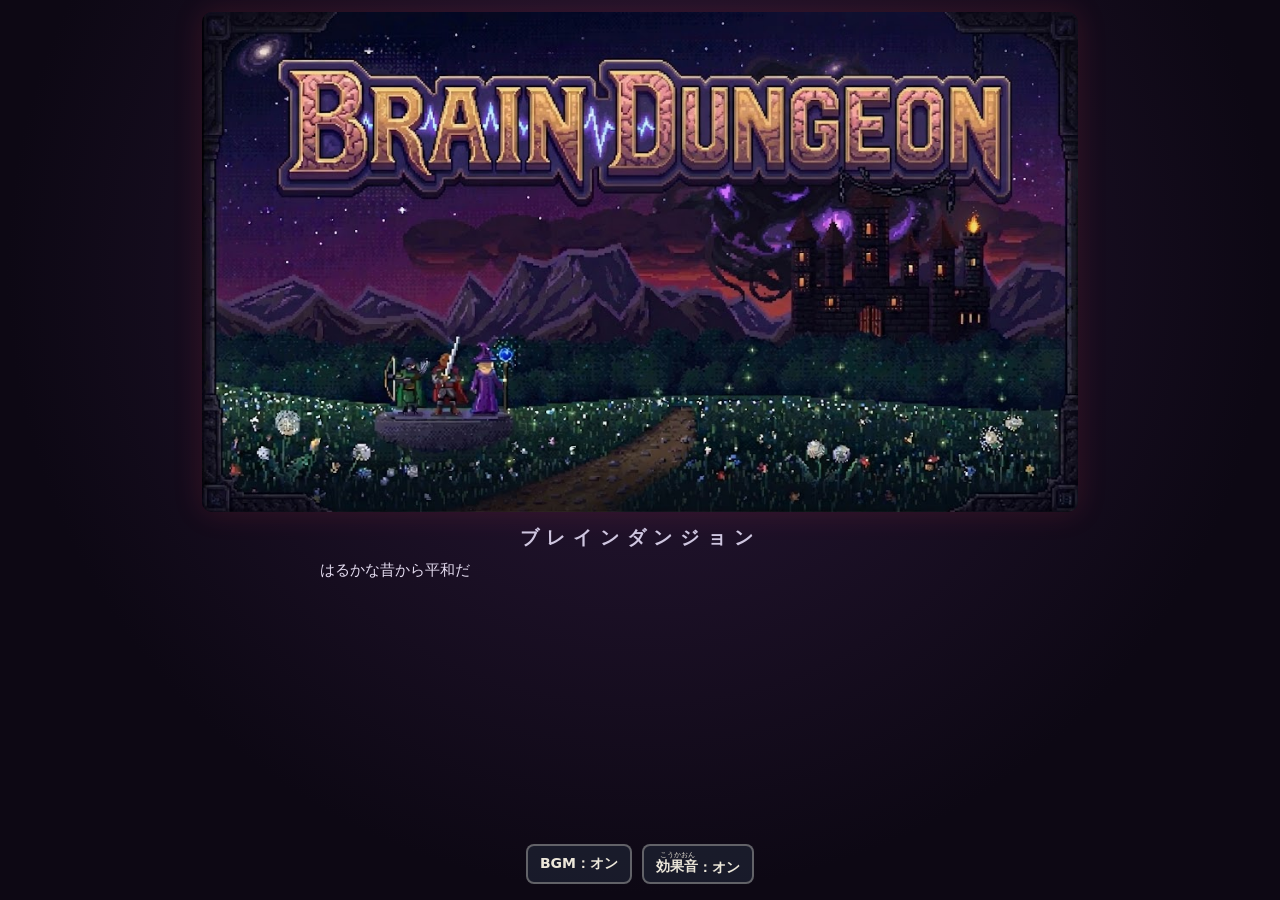
<file: game.html>
<!doctype html>
<html lang="ja">
<head>
<meta charset="utf-8">
<meta name="viewport" content="width=device-width, initial-scale=1, maximum-scale=1, user-scalable=no, viewport-fit=cover">
<meta name="apple-mobile-web-app-capable" content="yes">
<meta name="apple-mobile-web-app-status-bar-style" content="black">
<title>Brain Dungeon</title>
<!-- 新しい版を出すときは、下の ?v= の数字をすべて1つ上げる（iPad が古いファイルを使い続けないように。GitHub Pages は10分ほどファイルを覚えさせる） -->
<link rel="stylesheet" href="css/game.css?v=194">
<link rel="stylesheet" href="css/drillcore.css?v=194">
<link rel="stylesheet" href="css/trial.css?v=194">
<link rel="stylesheet" href="css/hissan.css?v=194">
</head>
<body>
<div id="stage">
  <canvas id="screen" aria-label="ゲームの画面"></canvas>

  <!-- 段階7-1：タイトル画面（1枚の絵と短い物語。絵はプログラムで描いたもの） -->
  <div id="titleScreen" class="title-screen" hidden>
    <div class="title-wrap">
      <div class="title-art"><img id="titleArt" src="assets/title.jpg?v=194" alt="Brain Dungeon。魔王の城を見上げる3人のなかま"></div>
      <div class="title-text">
      <!-- 題名の文字は絵の中にある（2026-11-04 保護者が Gemini で作った絵）。ここは読み方だけ出す -->
      <h1 class="title-logo"><span class="title-en">Brain Dungeon</span><span>ブレインダンジョン</span></h1>
      <!-- 物語（2026-11-04 保護者が書いた文）：1段落ずつ、1文字ずつ出す。タップで早送り。出しきったら「はじめる」が出る（title.js） -->
      <div class="title-story" id="titleStory">
        <p>はるかな昔から平和だった世界は、突如として現れた魔王の手によって闇に包まれた。恐怖と絶望が大地を支配し、人々は光を失った世界でただ怯えるほかなかった。</p>
        <p>世界が終焉へと向かう中、深い森に囲まれた小さな村――エルム村で、運命に導かれるように3人の若者が立ち上がった。彼らは絶望の闇を打ち払うため、まだ見ぬ魔王城を目指す決意を固める。</p>
        <p>これは、無力な若者たちが絆を胸に世界を救う、長い旅路の物語。今、伝説の幕が上がろうとしている――。</p>
      </div>
      <button type="button" id="titleGo" class="btn big">はじめる</button>
      <div class="sound-row"><button type="button" class="btn small-btn sound-bgm">BGM：オン</button><button type="button" class="btn small-btn sound-se">効果音：オン</button></div>
      </div>
    </div>
  </div>

  <!-- iPad 用のボタン（タッチできる端末だけ表示） -->
  <div id="touch" hidden>
    <div id="dpad" aria-label="十字キー">
      <div class="dpad-arrow up"></div>
      <div class="dpad-arrow down"></div>
      <div class="dpad-arrow left"></div>
      <div class="dpad-arrow right"></div>
      <div id="dpadKnob"></div>
    </div>
    <div id="buttons">
      <button type="button" class="btn skill" data-act="skill1">スキル1</button>
      <button type="button" class="btn skill" data-act="skill2">スキル2</button>
      <button type="button" class="btn skill" data-act="skill3">スキル3</button>
      <button type="button" class="btn attack" data-act="attack">攻撃</button>
      <button type="button" class="btn small" data-act="switch">切替</button>
      <button type="button" class="btn small setswap" data-act="setswap" hidden>セット<br>A</button>
    </div>
    <button type="button" id="menuBtn" class="btn small" data-act="menu">メニュー</button>
  </div>

  <div id="rotate" hidden>
    <p>iPad を横向きにしてください</p>
  </div>

  <div id="pause" hidden>
    <div class="panel">
      <h2>一時停止</h2>
      <p>メニューを開いているあいだは、敵も時間も止まります。</p>
      <button type="button" id="resumeBtn" class="btn">つづける</button>
      <button type="button" id="quitBtn" class="btn small-btn quit">冒険をやめて拠点にもどる</button>
      <button type="button" id="trainReset" class="btn small-btn" hidden>数字を0にもどす</button>
      <div class="sound-row"><button type="button" class="btn small-btn sound-bgm">BGM：オン</button><button type="button" class="btn small-btn sound-se">効果音：オン</button></div>
      <div class="toolbox">
        <h3>道具</h3>
        <div id="toolList" class="tool-list"></div>
        <p id="toolNote" class="note"></p>
      </div>
      <div class="mapbox">
        <h3>地図</h3>
        <canvas id="bigMap"></canvas>
        <p class="note"><span class="key cur"></span>いまいる部屋　<span class="key start"></span>入口　<span class="key exit"></span>出口　<span class="key seen"></span>通った部屋</p>
        <p class="note"><span class="key dot keyitem"></span>出口の鍵　<span class="key dot ckeyitem"></span>宝箱の鍵　<span class="key dot chest"></span>宝箱　<span class="key dot goldchest"></span>金の宝箱　<span class="key dot trap"></span>見つけた罠　<span class="key locked"></span>出口の扉（鍵）</p>
        <p id="floorInfo" class="note"></p>
        <p id="chestInfo" class="note"></p>
      </div>
    </div>
  </div>

  <!-- 段階5-3：途中で閉じた冒険の「続きから」 -->
  <div id="resumeScreen" class="screen trial" hidden>
    <div class="panel">
      <h2>冒険のとちゅう</h2>
      <p id="resumeText"></p>
      <button type="button" id="resumeGo" class="btn big">続きから</button>
      <button type="button" id="resumeQuit" class="btn small-btn quit">冒険をやめて拠点にもどる</button>
    </div>
  </div>

  <!-- 段階5-2②：ワールドマップと、知恵の試練（仮） -->
  <div id="worldScreen" class="screen world" hidden>
    <div class="panel wide-panel">
      <div class="town-head">
        <button type="button" id="worldBack" class="btn small-btn">← 拠点にもどる</button>
        <h2 id="worldTitle"></h2>
      </div>
      <p class="note town-hint">行きたいダンジョンを選ぶ</p>
      <div class="town-wrap"><canvas id="worldMap" aria-label="地方の地図"></canvas></div>
      <p id="worldNote" class="note town-note"></p>
    </div>
    <div id="worldDialog" class="dialog" hidden>
      <div class="panel">
        <h2 id="dlgTitle"></h2>
        <p id="dlgNote"></p>
        <button type="button" id="dlgNext" class="btn big">挑む</button>
        <p class="again">クリアした階にもう一度 <select id="dlgFloor"></select> <button type="button" id="dlgAgain" class="btn small-btn">挑む</button></p>
        <button type="button" id="dlgCancel" class="btn small-btn">やめる</button>
      </div>
    </div>
  </div>
  <!-- 段階6-1：知恵の試練（ドリルと同じ部品 js/drillcore.js で問題を出す） -->
  <div id="trialScreen" class="screen temple" hidden data-s="math">
    <div class="temple-wrap">
      <header class="temple-head">
        <button type="button" id="trialBack" class="btn small-btn">← 拠点にもどる</button>
        <button type="button" id="trialHissan" class="btn small-btn hissan-open">筆算</button>
        <h2>知恵の試練</h2>
        <p id="trialSub"></p>
      </header>
      <div id="trialNotice" class="notice" hidden></div>
      <div id="trialBody">
        <nav id="trialTabs" class="ttabs" aria-label="教科"></nav>
        <p id="trialProgress" class="tprogress"></p>
        <div id="trialDone" class="tdone" hidden>
          <h3>4つの問いに答えた！ 扉が開いた</h3>
          <p id="trialDoneText"></p>
          <button type="button" id="trialGo" class="dq-btn">ダンジョンへ</button>
        </div>
        <main class="tpage">
          <article id="trialCard" class="qcard" data-noruby aria-label="問い"></article>
          <article id="trialAnswer" class="qcard tanswer" data-noruby aria-live="polite" aria-label="答え"></article>
          <aside class="memo" aria-label="メモ">
            <div class="mbar">
              <span class="label">メモ</span>
              <button class="tool" type="button" id="memoPen" aria-pressed="true">えんぴつ</button>
              <button class="tool" type="button" id="memoRed" aria-pressed="false">赤</button>
              <button class="tool" type="button" id="memoErase" aria-pressed="false">消しゴム</button>
              <button class="tool" type="button" id="memoClear">ぜんぶ消す</button>
            </div>
            <div class="canvasbox" id="trialMemoBox"></div>
          </aside>
        </main>
      </div>
    </div>
  </div>

  <!-- 書庫の知識の棚（2026-11-04）：塾のプリントの一問一答を、覚えるまで間をあけて出す（js/game/shelf.js） -->
  <div id="shelfScreen" class="screen temple shelf-screen" hidden data-s="japanese">
    <div class="temple-wrap">
      <header class="temple-head">
        <button type="button" id="shelfBack" class="btn small-btn">← 書庫にもどる</button>
        <button type="button" id="shelfHissan" class="btn small-btn hissan-open">筆算</button>
        <h2>知識の棚</h2>
        <p>本を1さつずつ読んで、答えを思い出そう。</p>
      </header>
      <div id="shelfNotice" class="notice" hidden></div>
      <p id="shelfProgress" class="tprogress"></p>
      <div id="shelfDone" class="tdone" hidden>
        <h3>今日の分はおわり！</h3>
        <p id="shelfDoneText"></p>
        <button type="button" id="shelfDoneBack" class="dq-btn">書庫にもどる</button>
      </div>
      <main class="tpage shelf-page">
        <article id="shelfCard" class="qcard" data-noruby aria-label="問い"></article>
        <article id="shelfAnswer" class="qcard tanswer" data-noruby aria-live="polite" aria-label="答え"></article>
      </main>
    </div>
  </div>

  <!-- 段階5-2①：拠点のメニュー（装備・倉庫・お店・鍛冶屋） -->
  <div id="town" class="screen town" hidden>
    <div class="panel wide-panel">
      <div class="town-head">
        <button type="button" id="townBack" class="btn small-btn">← 拠点にもどる</button>
        <h2 id="townTitle"></h2>
      </div>
      <p id="townMoney" class="money"></p>
      <p id="townNote" class="note town-note"></p>
      <div id="townBody"></div>
    </div>
  </div>

  <!-- G-2：つなぎ先（はじめて開いたとき。URL と鍵は iPad の中に覚える） -->
  <div id="connectScreen" class="screen town" hidden data-noruby>
    <div class="panel wide-panel">
      <h2>はじめに（保護者むけ）</h2>
      <p>ゲームのデータ（問題・記録・セーブ）を置くところにつなぎます。保護者が1回だけ入れてください。この端末が覚えます。</p>
      <label class="connect-row">GAS の URL（…/exec で終わる）
        <input type="url" id="connectUrl" autocomplete="off" autocapitalize="off" autocorrect="off" spellcheck="false" placeholder="https://script.google.com/macros/s/…/exec">
      </label>
      <label class="connect-row">プレイヤー用の鍵（子ども用か、保護者用）
        <input type="text" id="connectKey" autocomplete="off" autocapitalize="off" autocorrect="off" spellcheck="false" placeholder="プレイヤー用の鍵">
      </label>
      <button type="button" id="connectGo" class="btn big">つなぐ</button>
      <p id="connectMsg" class="note"></p>
    </div>
  </div>

  <!-- G-2：インターネットにつながらないとき（遊べない） -->
  <div id="netScreen" class="net-screen" hidden>
    <div class="panel">
      <p id="netText"></p>
      <button type="button" id="netRetry" class="btn big">もう一度</button>
      <button type="button" id="netOk" class="btn big" hidden>OK</button>
    </div>
  </div>

  <!-- 段階6-2：保護者画面（暗証番号） -->
  <div id="parentScreen" class="screen town" hidden data-noruby>
    <div class="panel wide-panel">
      <div class="town-head">
        <button type="button" id="parentBack" class="btn small-btn">← 拠点にもどる</button>
        <h2>保護者画面</h2>
      </div>
      <div id="parentPin" class="pin-box">
        <p id="parentPinLead"></p>
        <input type="password" id="parentPinInput" inputmode="numeric" pattern="[0-9]*" maxlength="4" autocomplete="off" aria-label="暗証番号（4けた）">
        <button type="button" id="parentPinGo" class="btn">OK</button>
        <p id="parentPinMsg" class="note"></p>
      </div>
      <div id="parentBody" hidden>
        <p id="parentNote" class="note town-note"></p>
        <section class="pp">
          <h3>冒険の決まり</h3>
          <div class="test-foot">
            <label>冒険の時間 <select id="parentMinutes"></select></label>
            <label>1日に出発できる回数（平日） <select id="parentPerDay"></select></label>
            <label>土日に出発できる回数 <select id="parentPerWeekend"></select></label>
          </div>
          <p id="parentToday" class="note"></p>
        </section>
        <section class="pp">
          <h3>休みの日</h3>
          <p class="note">休みの日は、ダンジョンに出発できない。知恵の試練だけは解ける（「森の門」からダンジョンを選ぶと、試練だけ開く）。</p>
          <div id="parentWeek" class="pp-week"></div>
          <div class="test-foot">
            <label>日にちで休む <input type="date" id="parentDate"></label>
            <button type="button" id="parentDateAdd" class="btn small-btn">休みの日に足す</button>
          </div>
          <div id="parentDates"></div>
        </section>
        <section class="pp">
          <h3>知恵の試練の正解率（子ども）</h3>
          <div id="parentChart"></div>
        </section>
        <section class="pp">
          <h3>書庫の結果（子ども）</h3>
          <div id="parentShelf"></div>
        </section>
        <section class="pp">
          <h3>遊んだ記録</h3>
          <div id="parentLog"></div>
          <h3>問題の読みこみの記録（この端末）</h3>
          <p class="note">知恵の試練の問題が読みこめないときの原因を調べるための記録。かかった秒数と、失敗したときの理由が出る。</p>
          <div id="parentDiag"></div>
        </section>
        <section class="pp">
          <h3>セーブの復元（GAS に残っている最近の10回分）</h3>
          <div id="historyList"></div>
        </section>
        <section class="pp">
          <h3>試しモード</h3>
          <p class="note">回数・休みの日の決まりなしで、好きな階を試せる。知恵の試練はなし（正解数を選ぶ）。もどると出発する前のセーブにもどり、記録にもセーブにも残らない。</p>
          <div class="test-foot">
            <label>階 <select id="tryFloor"></select></label>
            <label>正解数 <select id="tryCorrect"></select></label>
            <label>時間 <select id="tryMinutes"></select></label>
            <button type="button" id="tryGo" class="btn">試しモードで出発</button>
          </div>
          <h3>全開放の試し（動作チェック）</h3>
          <p class="note">3人とも、全部の職業（上級職も）とスキルを開放する。拠点で自由に転職・スキルのセットをして、森の門から好きな階へ（知恵の試練なし・10分）。
            このあいだはセーブも記録も残らない。「試しを終える」で、もとのセーブにもどる（とちゅうで閉じても、もどる）。</p>
          <div class="test-foot">
            <button type="button" id="sandboxGo" class="btn">全開放の試しをはじめる</button>
            <button type="button" id="sandboxEnd" class="btn">試しを終える（もとのセーブにもどす）</button>
          </div>
        </section>
        <section class="pp">
          <h3>テスト用の設定</h3>
          <p class="note">保護者がためすための設定（子どもには見えない）。テスト用の出発は、記録に残らない。</p>
          <div class="test-foot">
            <label>テスト用の出発の正解数 <select id="testCorrect"></select></label>
            <label><input type="checkbox" id="testUnlimited"> 1日の回数の制限をはずす（この端末だけ）</label>
            <label>冒険の時間 <select id="testMinutes"></select></label>
            <label>seed <input id="testSeed" type="text" inputmode="numeric" placeholder="空なら毎回ちがう" size="10"></label>
          </div>
          <div class="test-foot">
            <label>3人のレベル <select id="testLevel"></select></label>
            <button type="button" id="testLevelApply" class="btn">このレベルにする</button>
          </div>
          <div class="test-foot">
            <label>好きな階層 <select id="testFloor"></select></label>
            <button type="button" id="testGo" class="btn">この階層へ出発（テスト）</button>
          </div>
          <div class="test-foot">
            <button type="button" id="testWipe" class="btn danger">データを消してキャラクリからやり直す</button>
          </div>
        </section>
        <section class="pp" id="slotSection" hidden>
          <h3>保護者のセーブ（対戦用・デバッグ用）</h3>
          <p class="note">対戦用：子どもと同じ決まりで進める。子どもが闘技場で戦う相手になる。デバッグ用：回数・休みの日の決まりなしで先へ進めて確かめる。知恵の試練はとばし（正解数は下で選ぶ）、試練と冒険の記録は残さない。</p>
          <p id="slotNow" class="note"></p>
          <div id="slotBox"></div>
          <div class="test-foot" id="slotDebugFoot" hidden>
            <label>デバッグ用の試練の正解数 <select id="slotCorrect"></select></label>
          </div>
        </section>
        <section class="pp">
          <h3>つなぎ先（GAS）</h3>
          <p id="parentConnect" class="note"></p>
          <button type="button" id="parentReconnect" class="btn small-btn">つなぎ先を入れ直す</button>
          <p class="note">暗証番号を変えるときは、スプレッドシートのメニュー「Brain Dungeon」から入れ直す。</p>
        </section>
      </div>
    </div>
  </div>

  <!-- 段階5-1：キャラクリ -->
  <div id="create" class="screen" hidden>
    <div class="panel wide-panel">
      <h2>仲間を3人つくろう</h2>
      <p>名前・職業・顔を選ぶ。</p>
      <div id="createList" class="cc-list"></div>
      <p id="createNote" class="note"></p>
      <button type="button" id="createGo" class="btn big">冒険をはじめる</button>
      <button type="button" id="createRestore" class="btn small-btn" hidden>（保護者むけ）前のセーブにもどす</button>
    </div>
  </div>

  <!-- 段階5-1：拠点 -->
  <div id="base" class="screen town" hidden>
    <div class="panel wide-panel">
      <h2 id="baseTitle">エルム村</h2>
      <p id="baseLore" class="note town-lore"></p>
      <p id="baseMoney" class="money"></p>
      <div id="baseReport" class="report" hidden></div>
      <div class="town-wrap"><canvas id="townMap" aria-label="町の地図。建物を押すと開く"></canvas></div>
      <p id="baseHint" class="note town-hint">建物を押すと開く。冒険には「森の門」から出発する。</p>
      <div class="parent-entry sound-row"><button type="button" class="btn small-btn sound-bgm">BGM：オン</button><button type="button" class="btn small-btn sound-se">効果音：オン</button><button type="button" id="arenaBtn" class="btn small-btn">⚔ 闘技場</button><button type="button" id="parentBtn" class="btn small-btn">保護者</button></div>
      <div id="baseParty" class="party"></div>
      <p id="sandboxBar" class="note sandbox-bar" hidden>全開放の試しのとちゅう（セーブも記録も残らない）　<button type="button" id="sandboxEnd2" class="btn small-btn">試しを終える</button></p>
      <p id="baseNote" class="note"></p>
    </div>
  </div>

  <div id="choose" hidden>
    <div class="panel">
      <h2 id="chooseTitle"></h2>
      <p id="chooseLead"></p>
      <div id="chooseList"></div>
    </div>
  </div>
</div>

<script src="config.js?v=194"></script>
<script src="js/api.js?v=194"></script>
<script src="js/game/furigana.js?v=194"></script>
<script src="js/game/sync.js?v=194"></script>
<script src="js/game/sound.js?v=194"></script>
<script src="js/drillcore.js?v=194"></script>
<script src="js/game/input.js?v=194"></script>
<script src="js/game/render.js?v=194"></script>
<script src="js/game/tiles.js?v=194"></script>
<script src="js/game/world.js?v=194"></script>
<script src="js/game/rooms.js?v=194"></script>
<script src="js/game/dungeon.js?v=194"></script>
<script src="js/game/loot.js?v=194"></script>
<script src="js/game/data.js?v=194"></script>
<script src="js/game/state.js?v=194"></script>
<script src="js/game/faces.js?v=194"></script>
<script src="js/game/battle.js?v=194"></script>
<script src="js/game/enemies.js?v=194"></script>
<script src="js/game/bosses.js?v=194"></script>
<script src="js/game/sprites.js?v=194"></script>
<script src="js/game/monsters.js?v=194"></script>
<script src="js/game/props.js?v=194"></script>
<script src="js/game/party.js?v=194"></script>
<script src="js/game/skills.js?v=194"></script>
<script src="js/game/town.js?v=194"></script>
<script src="js/game/hissan.js?v=194"></script>
<script src="js/game/trial.js?v=194"></script>
<script src="js/game/japanmap.js?v=194"></script>
<script src="js/game/chizu.js?v=194"></script>
<script src="js/game/shelf.js?v=194"></script>
<script src="js/game/drillchart.js?v=194"></script>
<script src="js/game/shelfreport.js?v=194"></script>
<script src="js/game/parent.js?v=194"></script>
<script src="js/game/worldmap.js?v=194"></script>
<script src="js/game/mapart.js?v=194"></script>
<script src="js/game/dialog.js?v=194"></script>
<script src="js/game/loading.js?v=194"></script>
<script src="js/game/base.js?v=194"></script>
<script src="js/game/title.js?v=194"></script>
<script src="js/game/core.js?v=194"></script>
</body>
</html>
</file>
<file: css/theme.css>
/* 色と文字（ドリルとエディタで共通）。教科の色は学校のノートの色分けに合わせる。 */
:root {
  --paper: #f5f8fb;
  --sheet: #ffffff;
  --ink: #1d2733;
  --ink-soft: #5a6878;
  --rule: #d6e0ea;
  --grid: #e3ebf3;
  --math: #2a64c9;
  --japanese: #c8412c;
  --science: #23875a;
  --social: #b8740f;
  --ok: #23875a;
  --ng: #c8412c;
  --ok-bg: #e5f4ec;
  --ng-bg: #fbe9e6;
  --pen: #1d2733;
  --font-display: "Zen Maru Gothic", "Hiragino Maru Gothic ProN", "Hiragino Sans", sans-serif;
  --font-body: "BIZ UDPGothic", "Hiragino Sans", "Yu Gothic", sans-serif;
  --radius: 14px;
  --c: var(--math);
}
@media (prefers-color-scheme: dark) {
  :root:not([data-theme="light"]) {
    --paper: #121820; --sheet: #1a222c; --ink: #e6edf4; --ink-soft: #9fb0c2; --rule: #2c3846; --grid: #232e3a;
    --math: #6f9ef0; --japanese: #ef7a65; --science: #5cc28d; --social: #e3a84a;
    --ok: #5cc28d; --ng: #ef7a65; --ok-bg: #173226; --ng-bg: #3a1e1a; --pen: #e6edf4;
    color-scheme: dark;
  }
}
:root[data-theme="dark"] {
  --paper: #121820; --sheet: #1a222c; --ink: #e6edf4; --ink-soft: #9fb0c2; --rule: #2c3846; --grid: #232e3a;
  --math: #6f9ef0; --japanese: #ef7a65; --science: #5cc28d; --social: #e3a84a;
  --ok: #5cc28d; --ng: #ef7a65; --ok-bg: #173226; --ng-bg: #3a1e1a; --pen: #e6edf4;
  color-scheme: dark;
}
* { box-sizing: border-box; }
[hidden] { display: none !important; }
html, body { background: var(--paper); color: var(--ink); margin: 0; }
body { font-family: var(--font-body); font-size: 17px; line-height: 1.7; }
[data-s="math"] { --c: var(--math); }
[data-s="japanese"] { --c: var(--japanese); }
[data-s="science"] { --c: var(--science); }
[data-s="social"] { --c: var(--social); }
button:focus-visible, input:focus-visible, select:focus-visible, textarea:focus-visible { outline: 3px solid var(--c); outline-offset: 2px; }
.muted { color: var(--ink-soft); font-size: 0.9rem; margin: 0; }
.notice { font-size: 0.9rem; color: var(--ink-soft); background: var(--sheet); border: 1px dashed var(--rule); border-radius: 10px; padding: 8px 12px; }
</file>
<file: css/drillcore.css>
/* 問題の表示（ドリルとエディタのプレビューで共通） */
.dq { display: grid; gap: 14px; }
.dq-meta { display: flex; flex-wrap: wrap; gap: 6px 8px; align-items: center; font-size: 0.85rem; color: var(--ink-soft); }
.dq-chip { display: inline-block; border: 1px solid var(--c); color: var(--c); border-radius: 999px; padding: 1px 10px; font-weight: 700; }
.dq-chip.review { border-color: var(--ng); color: var(--ng); }
.dq-text { font-size: 1.15rem; line-height: 1.85; white-space: pre-line; margin: 0; }
.dq-imgs { display: grid; gap: 8px; }
.dq-img { display: block; width: 100%; border: 1px solid var(--rule); border-radius: 8px; background: #fff; cursor: zoom-in; min-height: 40px; }
.dq-img.loading { display: grid; place-items: center; height: 120px; color: var(--ink-soft); font-size: 0.9rem; cursor: default; }
.dq-part { border-top: 1px dashed var(--rule); padding-top: 12px; display: grid; gap: 8px; }
.dq-part:first-of-type { border-top: 0; padding-top: 0; }
.dq-plabel { display: flex; gap: 8px; align-items: baseline; flex-wrap: wrap; }
.dq-plabel b { font-family: var(--font-display); font-size: 1.1rem; }
.dq-prompt { white-space: pre-line; margin: 0; font-size: 1.05rem; }
.dq-row { display: flex; flex-wrap: wrap; gap: 8px; align-items: center; }
.dq-in { font: inherit; font-size: 1.4rem; padding: 6px 10px; border: 2px solid var(--rule); border-radius: 10px; background: var(--paper); color: var(--ink); min-width: 0; width: 12em; max-width: 100%; }
.dq-in.short { width: 3.2em; text-align: center; }
.dq-in:focus { border-color: var(--c); outline: none; }
.dq-in:disabled { opacity: 0.85; }
textarea.dq-in { width: 100%; font-size: 1.1rem; min-height: 5em; resize: vertical; }
.dq-suffix { font-size: 1.1rem; }
.dq-frac { display: inline-grid; grid-template-columns: auto auto; align-items: center; gap: 0 8px; }
.dq-frac .fr { display: grid; justify-items: center; gap: 3px; }
.dq-frac .bar { width: 100%; height: 2px; background: var(--ink); }
.dq-opt { appearance: none; font: inherit; font-family: var(--font-display); font-weight: 700; font-size: 1.2rem; min-width: 56px; min-height: 48px; padding: 4px 14px; border-radius: 10px; border: 2px solid var(--rule); background: var(--paper); color: var(--ink); cursor: pointer; }
.dq-opt[aria-pressed="true"] { border-color: var(--c); background: var(--c); color: var(--sheet); }
.dq-opt:disabled { cursor: default; }
.dq-seq { font-family: var(--font-display); font-size: 1.3rem; min-height: 1.6em; letter-spacing: 0.05em; }
.dq-btn { appearance: none; font: inherit; font-family: var(--font-display); font-weight: 700; font-size: 1.1rem; border-radius: 10px; padding: 10px 20px; cursor: pointer; border: 2px solid var(--c); background: var(--c); color: var(--sheet); min-height: 48px; }
.dq-btn.ghost { background: transparent; color: var(--c); }
.dq-btn.small { font-size: 0.95rem; padding: 4px 12px; min-height: 40px; }
.dq-btn.ok { --c: var(--ok); }
.dq-btn.ng { --c: var(--ng); }
.dq-btn:disabled { opacity: 0.45; cursor: default; }
.dq-mark { font-family: var(--font-display); font-weight: 700; font-size: 1.05rem; }
.dq-mark.ok { color: var(--ok); }
.dq-mark.ng { color: var(--ng); }
.dq-answer { border-radius: 8px; padding: 6px 10px; background: var(--paper); font-size: 1rem; }
.dq-model { border: 2px dashed var(--c); border-radius: 10px; padding: 8px 12px; font-size: 1.15rem; white-space: pre-line; }
.dq-result { border-radius: 10px; padding: 12px 14px; display: grid; gap: 8px; }
.dq-result.ok { background: var(--ok-bg); }
.dq-result.ng { background: var(--ng-bg); }
.dq-verdict { font-family: var(--font-display); font-weight: 700; font-size: 1.35rem; }
.dq-result.ok .dq-verdict { color: var(--ok); }
.dq-result.ng .dq-verdict { color: var(--ng); }
.dq-note { margin: 0; font-size: 0.9rem; color: var(--ink-soft); }
.dq-ex { margin: 0; white-space: pre-line; }
/* 図への書きこみ：問題の中では線を重ねて表示し、タップで全画面の書きこみ画面を開く */
.dq-fig { position: relative; }
.dq-fig .dq-img { cursor: pointer; }
.dq-fig-ink { position: absolute; top: 0; left: 0; width: 100%; height: 100%; pointer-events: none; border-radius: 8px; }
.dq-fig-btn { position: absolute; right: 6px; top: 6px; appearance: none; font: inherit; font-size: 1.05rem; line-height: 1; border: 2px solid var(--c); background: var(--sheet); color: var(--c); border-radius: 50%; width: 40px; height: 40px; padding: 0; cursor: pointer; box-shadow: 0 1px 4px rgba(0,0,0,0.25); }
.dq-fig-btn.has-ink::after { content: ""; position: absolute; right: 1px; top: 1px; width: 10px; height: 10px; border-radius: 50%; background: #d0342c; border: 2px solid var(--sheet); }
.dq-scroll { min-width: 46px; padding: 4px 10px; font-size: 1.05rem; touch-action: none; user-select: none; -webkit-user-select: none; }
.dq-ann:not(.zoomed) .dq-hscroll { display: none; }
.dq-ann { position: fixed; top: 0; left: 0; right: 0; bottom: 0; z-index: 50; background: #3b4350; display: flex; flex-direction: column; }
.dq-ann-bar { display: flex; flex-wrap: wrap; gap: 6px; align-items: center; padding: 8px 12px; padding-top: calc(8px + env(safe-area-inset-top, 0px)); background: var(--sheet); border-bottom: 1px solid var(--rule); }
.dq-ann-sep { flex: 1; }
.dq-tool { appearance: none; font: inherit; font-size: 0.95rem; border: 2px solid var(--rule); background: var(--paper); color: var(--ink); border-radius: 999px; padding: 4px 14px; min-height: 42px; cursor: pointer; }
.dq-tool[aria-pressed="true"] { border-color: var(--ink); font-weight: 700; background: var(--sheet); }
.dq-ann-area { flex: 1; overflow: auto; -webkit-overflow-scrolling: touch; padding: 12px; }
.dq-ann-stage { position: relative; margin: 0 auto; }
.dq-ann-stage img { display: block; width: 100%; background: #fff; border-radius: 4px; user-select: none; -webkit-user-select: none; -webkit-touch-callout: none; }
.dq-ann-stage canvas { position: absolute; top: 0; left: 0; width: 100%; height: 100%; touch-action: none; }
/* 数字のボタン（知恵の試練。iPad のキーボードを出さずに、数字の答えを入れる。2026-10-19） */
/* 答えの欄が多くてもスクロールせずに押せるように、答えの欄の下のはしにくっつける（2026-10-20 保護者の感想） */
.dq-keypad { display: grid; grid-template-columns: repeat(3, 1fr); gap: 8px; margin: 10px -16px -14px; padding: 10px 16px 14px;
  position: -webkit-sticky; position: sticky; bottom: -14px; z-index: 2; background: var(--sheet);
  border-top: 1px solid var(--rule); box-shadow: 0 -6px 12px rgba(0, 0, 0, 0.12); }
.dq-kp { appearance: none; font: inherit; font-size: 1.5rem; font-weight: 700; min-height: 52px; border-radius: 10px; border: 2px solid var(--rule); background: var(--paper); color: var(--ink); cursor: pointer; touch-action: manipulation; -webkit-user-select: none; user-select: none; }
.dq-kp:active { background: var(--sheet); border-color: var(--c); }
.dq-kp.back { font-size: 1.3rem; }
.dq-kp.clear { grid-column: 1 / -1; font-size: 1rem; min-height: 40px; }
.dq-kp-gap { display: block; }
.dq-kp-in { caret-color: transparent; cursor: pointer; }
.dq-kp-in.kp-on { border-color: var(--c); box-shadow: 0 0 0 3px rgba(90,169,255,0.25); }
/* 低い画面（スマホの横向きなど）では、数字のボタンを2段にする（2026-10-23 保護者の感想：答えの欄が1つのとき、ボタンが欄にかぶって入れられなかった）。
   1 2 3 4 5 6 ⌫ ／ 7 8 9 0 . ぜんぶ消す。iPad（高さがある画面）は今までどおり */
@media (max-height: 560px) {
  .dq-keypad { grid-template-columns: repeat(7, 1fr); gap: 5px; margin-top: 6px; padding: 6px 10px 8px; bottom: -14px; }
  .dq-kp { min-height: 40px; font-size: 1.2rem; border-radius: 8px; }
  .dq-kp.back { font-size: 1.1rem; }
  .dq-kp.clear { grid-column: span 2; min-height: 40px; font-size: 0.85rem; padding: 0 2px; }
  .dq-keypad [data-k="1"] { order: 1; } .dq-keypad [data-k="2"] { order: 2; } .dq-keypad [data-k="3"] { order: 3; }
  .dq-keypad [data-k="4"] { order: 4; } .dq-keypad [data-k="5"] { order: 5; } .dq-keypad [data-k="6"] { order: 6; }
  .dq-keypad [data-k="back"] { order: 7; }
  .dq-keypad [data-k="7"] { order: 8; } .dq-keypad [data-k="8"] { order: 9; } .dq-keypad [data-k="9"] { order: 10; }
  .dq-keypad [data-k="0"] { order: 11; } .dq-keypad [data-k="dot"] { order: 12; } .dq-keypad [data-k="clear"] { order: 13; }
}
/* 「わからない」ボタン（知恵の試練。2026-11-16） */
.dq-dontknow { margin-left: auto; }
.dq-dontknow-note { font-weight: 700; }
</file>
<file: css/game.css>
/* Brain Dungeon：ゲーム画面
   iPadOS 16 の Safari で動くこと。画面いっぱいの Canvas と、その上に重ねる iPad 用のボタン。 */
:root {
  --bg: #0b0d13;
  --fg: #ece7da;
  --muted: #a3a8bd;
  --gold: #f2c14e;
  --life: #ef5b5b;
  --mana: #5aa9ff;
  --btn: rgba(36, 42, 61, 0.55);
  --btn-line: rgba(236, 231, 218, 0.35);
  --btn-on: rgba(242, 193, 78, 0.55);
}
html, body {
  margin: 0;
  height: 100%;
  background: var(--bg);
  color: var(--fg);
  overflow: hidden;
  touch-action: none;
  -webkit-user-select: none;
  user-select: none;
  -webkit-touch-callout: none;
  -webkit-tap-highlight-color: transparent;
  font-family: "Hiragino Maru Gothic ProN", "Hiragino Sans", "Yu Gothic", system-ui, sans-serif;
}
#stage {
  position: fixed;
  inset: 0;
}
#screen {
  position: absolute;
  inset: 0;
  width: 100%;
  height: 100%;
  display: block;
  image-rendering: pixelated;
  image-rendering: crisp-edges;
}
[hidden] { display: none !important; }

/* ---------- iPad 用のボタン ---------- */
#touch {
  position: absolute;
  inset: 0;
  pointer-events: none;
}
#touch > * { pointer-events: auto; }

#dpad {
  position: absolute;
  left: calc(24px * var(--ctrl, 1) + env(safe-area-inset-left, 0px));
  bottom: calc(24px * var(--ctrl, 1) + env(safe-area-inset-bottom, 0px));
  /* 画面に合わせて大きさを変える（--ctrl は input.js が決める。iPad の横向きで 1） */
  transform: scale(var(--ctrl, 1));
  transform-origin: left bottom;
  width: 168px;
  height: 168px;
  border-radius: 50%;
  background: var(--btn);
  border: 2px solid var(--btn-line);
  touch-action: none;
}
.dpad-arrow {
  position: absolute;
  width: 0;
  height: 0;
  border: 12px solid transparent;
  opacity: 0.6;
}
.dpad-arrow.up { left: 72px; top: 8px; border-bottom-color: var(--fg); }
.dpad-arrow.down { left: 72px; bottom: 8px; border-top-color: var(--fg); }
.dpad-arrow.left { top: 72px; left: 8px; border-right-color: var(--fg); }
.dpad-arrow.right { top: 72px; right: 8px; border-left-color: var(--fg); }
#dpadKnob {
  position: absolute;
  left: 59px;
  top: 59px;
  width: 50px;
  height: 50px;
  border-radius: 50%;
  background: rgba(236, 231, 218, 0.25);
  border: 2px solid var(--gold);
  pointer-events: none;
}

#buttons {
  position: absolute;
  right: calc(24px * var(--ctrl, 1) + env(safe-area-inset-right, 0px));
  bottom: calc(24px * var(--ctrl, 1) + env(safe-area-inset-bottom, 0px));
  transform: scale(var(--ctrl, 1));
  transform-origin: right bottom;
  width: 236px;
  height: 200px;
}
.btn {
  font: inherit;
  font-size: 15px;
  font-weight: 700;
  color: var(--fg);
  background: var(--btn);
  border: 2px solid var(--btn-line);
  border-radius: 50%;
  padding: 0;
  touch-action: none;
  cursor: pointer;
}
.btn.on { background: var(--btn-on); border-color: var(--gold); }
#buttons .btn { position: absolute; width: 64px; height: 64px; }
#buttons .attack { right: 0; bottom: 0; width: 100px; height: 100px; font-size: 18px; border-color: var(--life); }
#buttons [data-act="skill1"] { right: 112px; bottom: 0; }
#buttons [data-act="skill2"] { right: 100px; bottom: 72px; }
#buttons [data-act="skill3"] { right: 30px; bottom: 112px; }
#buttons [data-act="switch"] { right: 172px; bottom: 136px; width: 56px; height: 56px; font-size: 13px; }
/* スキルセットの切りかえ（2026-10-22）：スキル1・2の左。セットB を使っているときは金色 */
#buttons [data-act="setswap"] { right: 178px; bottom: 70px; width: 52px; height: 52px; font-size: 12px; line-height: 1.1; border-color: var(--mana); }
#buttons [data-act="setswap"].b { border-color: var(--gold); color: var(--gold); }
#buttons [data-act="setswap"][hidden] { display: none; }
#buttons .skill { border-color: var(--mana); }
#menuBtn {
  position: absolute;
  right: calc(16px * var(--ctrl, 1) + env(safe-area-inset-right, 0px));
  top: calc(12px * var(--ctrl, 1) + env(safe-area-inset-top, 0px));
  transform: scale(var(--ctrl, 1));
  transform-origin: right top;
  width: auto;
  height: 40px;
  padding: 0 16px;
  border-radius: 20px;
  font-size: 14px;
}

/* ---------- 重ねる画面 ---------- */
#rotate, #pause, #choose {
  position: absolute;
  inset: 0;
  display: flex;
  align-items: center;
  justify-content: center;
  background: rgba(6, 8, 13, 0.88);
  text-align: center;
  font-size: 20px;
  padding: 16px;
}
.panel {
  background: #1c2030;
  border: 1px solid #343b55;
  border-radius: 12px;
  padding: 20px 28px;
  max-width: 420px;
}
.panel h2 { margin: 0 0 8px; color: var(--gold); font-size: 22px; }
.panel p { margin: 0 0 16px; font-size: 15px; color: var(--muted); }
.panel .btn { border-radius: 8px; padding: 10px 24px; }

/* 段階3：スキルのボタン、倒れたときの選択、テスト用の設定 */
#buttons .btn { white-space: pre-line; line-height: 1.15; font-size: 13px; }
.btn.dim { opacity: 0.5; }
.btn.wide { display: block; width: 100%; border-radius: 8px; padding: 12px 16px; margin: 8px 0 0; font-size: 16px; }
#pause { align-items: flex-start; overflow-y: auto; }
#pause .panel { max-width: 760px; margin: 16px auto; text-align: left; }
#pause .panel > h2, #pause .panel > p, #pause .panel > #resumeBtn { text-align: center; display: block; margin-left: auto; margin-right: auto; }
.test { margin-top: 18px; border-top: 1px solid #343b55; padding-top: 12px; }
.test h3 { font-size: 15px; margin: 0 0 6px; color: #f2c14e; }
.test .note { font-size: 13px; color: #a3a8bd; margin: 0 0 8px; }
.test .warn { color: #ffb84d; }
.test-row { display: flex; flex-wrap: wrap; gap: 6px; align-items: center; margin: 6px 0; }
.test-name { min-width: 3.5em; font-weight: 700; }
.test select { font: inherit; font-size: 14px; color: #ece7da; background: #242a3d; border: 1px solid #343b55; border-radius: 6px; padding: 6px; max-width: 100%; }
.test-foot { display: flex; flex-wrap: wrap; gap: 12px; align-items: center; margin-top: 10px; }
.test-foot .btn { border-radius: 8px; padding: 10px 16px; }

/* 段階4：メニューの地図、テスト用の設定の入力欄 */
.mapbox { margin-top: 14px; text-align: center; }
.mapbox h3 { font-size: 15px; margin: 0 0 8px; color: #f2c14e; }
.mapbox canvas { display: block; margin: 0 auto 8px; image-rendering: pixelated; }
.mapbox .note { font-size: 13px; color: #a3a8bd; margin: 0 0 4px; }
.key { display: inline-block; width: 12px; height: 9px; margin: 0 4px 0 8px; vertical-align: middle; }
.key.cur { background: #f2c14e; }
.key.start { background: #5aa9ff; }
.key.exit { background: #ef5b5b; }
.key.seen { background: #5e7a52; }
.test input[type="text"] { font: inherit; font-size: 14px; color: #ece7da; background: #242a3d; border: 1px solid #343b55; border-radius: 6px; padding: 6px; }
.test-foot label { font-size: 14px; }

/* 段階4-2：地図の印、手に入れた装備 */
.key.dot { width: 7px; height: 7px; }
.key.keyitem { background: #ffe066; }
.key.ckeyitem { background: #dfe6ee; }
.key.goldchest { background: #f2c14e; }
.key.chest { background: #d08a3a; }
.key.trap { background: #c86ae0; }
.key.locked { background: #c0782e; height: 4px; }
#chooseLead .got-head { margin-top: 10px; color: #f2c14e; }
#chooseLead .got { font-size: 14px; }

/* 段階4-3：ボスの前後の文章 */
#chooseLead .story { font-size: 16px; color: #ece7da; line-height: 1.7; }

/* 段階5-1：キャラクリと拠点 */
.screen {
  position: absolute;
  inset: 0;
  overflow-y: auto;
  -webkit-overflow-scrolling: touch;
  background: rgba(6, 8, 13, 0.96);
  padding: 12px;
  touch-action: pan-y;
  font-size: 15px;
}
.screen.town { background: linear-gradient(#1d2a3a, #24361f 60%, #1b2416); }
#rotate { z-index: 50; }
.wide-panel { max-width: 860px; margin: 8px auto; text-align: left; }
.wide-panel > h2, .wide-panel > p { text-align: center; }
.screen input[type="text"], .screen select {
  font: inherit; font-size: 16px; color: #ece7da; background: #242a3d; border: 1px solid #343b55; border-radius: 6px; padding: 6px 8px;
}
.btn.big { display: block; margin: 12px auto; border-radius: 10px; padding: 14px 32px; font-size: 18px; border-color: var(--gold); }
.btn:disabled { opacity: 0.45; }
.btn.danger { border-color: var(--life); }
.note { font-size: 13px; color: var(--muted); }
.cc-list { display: flex; flex-wrap: wrap; gap: 10px; justify-content: center; }
.cc-card { background: #242a3d; border: 1px solid #343b55; border-radius: 10px; padding: 10px 12px; width: 250px; }
.cc-card h3 { margin: 0 0 6px; color: var(--gold); font-size: 15px; }
.cc-name input { width: 9em; }
.cc-label { margin: 10px 0 4px; font-size: 13px; color: var(--muted); }
.cc-jobs { display: flex; flex-wrap: wrap; gap: 4px; }
.btn.chip { border-radius: 14px; padding: 5px 10px; font-size: 14px; }
.btn.chip.sel, .face-btn.sel { background: var(--btn-on); border-color: var(--gold); }
.cc-note { font-size: 13px; color: #cfd6e6; min-height: 2.6em; margin: 6px 0 0; text-align: left; }
.cc-faces { display: grid; grid-template-columns: repeat(4, 1fr); gap: 4px; }
.face-btn { padding: 3px; border-radius: 8px; border: 2px solid var(--btn-line); background: var(--btn); }
canvas.face { display: block; margin: 0 auto; image-rendering: pixelated; border-radius: 4px; }
.money { color: var(--gold); font-size: 15px; }
.party { display: flex; flex-direction: column; gap: 8px; }
.hero { display: flex; gap: 10px; align-items: flex-start; background: rgba(36, 42, 61, 0.85); border: 1px solid #343b55; border-radius: 10px; padding: 8px 10px; }
.hero-info { flex: 1; min-width: 0; }
.hero-name { font-weight: 700; color: var(--gold); }
.hero-lv, .hero-stats, .hero-skills { font-size: 13px; color: #cfd6e6; margin-top: 2px; }
.bar { height: 6px; background: #2a2f42; border-radius: 3px; margin: 3px 0; }
.bar-fill { height: 100%; background: var(--mana); border-radius: 3px; }
.depart { margin: 12px 0; text-align: center; }
.depart .again { font-size: 14px; color: var(--muted); }
.depart .again .btn { border-radius: 8px; padding: 6px 14px; font-size: 14px; }
.menu-grid { display: grid; grid-template-columns: repeat(4, 1fr); gap: 6px; }
.menu-grid .btn { border-radius: 8px; padding: 10px 4px; font-size: 15px; }
.report { background: #2b2a1c; border: 1px solid #6a5a2a; border-radius: 10px; padding: 10px 14px; margin: 8px 0; }
.report h3 { margin: 0 0 4px; color: var(--gold); font-size: 16px; }
.report p { margin: 0 0 6px; font-size: 14px; color: #ece7da; text-align: left; }
.rep-person { margin: 4px 0; font-size: 14px; }
.rep-line { color: #ffe7a0; padding-left: 1em; }
.report .btn { border-radius: 8px; padding: 6px 20px; margin-top: 6px; }
details.test summary { cursor: pointer; color: var(--gold); font-size: 14px; margin-top: 10px; }

/* 段階5-2①：装備・倉庫・お店・鍛冶屋、道具 */
.town-head { display: flex; align-items: center; gap: 12px; }
.town-head h2 { flex: 1; text-align: center; margin: 0; padding-right: 120px; }
.town-note { min-height: 1.2em; color: #ffe7a0; text-align: center; }
.btn.small-btn { border-radius: 8px; padding: 6px 12px; font-size: 14px; margin: 2px; }
.tabs { display: flex; flex-wrap: wrap; gap: 6px; justify-content: center; margin-bottom: 6px; }
.stat-now { text-align: center; color: #cfd6e6; font-size: 14px; }
.slot { background: rgba(36, 42, 61, 0.85); border: 1px solid #343b55; border-radius: 10px; padding: 8px 10px; margin: 8px 0; }
.slot h3, #townBody > h3 { margin: 4px 0; color: var(--gold); font-size: 15px; }
.sub { font-size: 13px; color: var(--muted); margin: 6px 0 2px; }
.item-line { display: flex; flex-wrap: wrap; align-items: center; gap: 4px 10px; padding: 6px 0; border-top: 1px solid #2c3249; font-size: 14px; }
.item-name { font-weight: 700; }
.item-extra { font-size: 13px; color: var(--muted); }
.diff { font-size: 13px; display: flex; flex-wrap: wrap; gap: 6px; }
.diff .up { color: #6fd08c; }
.diff .down { color: #ef5b5b; }
.toolbox { margin-top: 12px; text-align: center; }
.toolbox h3 { font-size: 15px; margin: 0 0 6px; color: var(--gold); }
.tool-list { display: flex; flex-wrap: wrap; gap: 4px; justify-content: center; }

/* スマホで、重ねる画面（終わりの画面・一時停止）が画面より高いときにスクロールできるように */
#pause, #choose {
  align-items: flex-start;
  overflow-y: auto;
  -webkit-overflow-scrolling: touch;
  touch-action: pan-y;
}
#choose .panel { margin: auto; }
@media (max-height: 500px) {
  #choose .panel { padding: 12px 18px; }
  #choose .panel h2 { font-size: 18px; margin-bottom: 4px; }
  #choose .panel p, #chooseLead { font-size: 13px; }
  #choose .btn.wide { padding: 8px 12px; font-size: 15px; }
}

/* 段階5-2②：町の絵、宿屋・転職・図鑑・遊び方 */
.town-wrap { display: flex; justify-content: center; margin: 6px 0 2px; }
#townMap { display: block; border-radius: 10px; border: 2px solid #343b55; image-rendering: pixelated; touch-action: manipulation; }
.town-hint { text-align: center; margin: 2px 0; }
.town-lore { text-align: center; margin: 0 0 6px; color: #d8cfe8; font-size: 0.95rem; white-space: pre-line; line-height: 1.7; }
.depart.flash { animation: flash 1s ease-out; border-radius: 10px; }
@keyframes flash { 0% { background: rgba(242, 193, 78, 0.6); } 100% { background: transparent; } }
.dim-line { opacity: 0.55; }
.cur-line { background: rgba(242, 193, 78, 0.12); border-radius: 6px; }
.chips { display: flex; flex-wrap: wrap; gap: 6px; }
.chip-tag { font-size: 13px; padding: 3px 8px; border-radius: 10px; border: 1px solid #343b55; color: var(--muted); }
.chip-tag.got { color: #ece7da; border-color: var(--gold); }
.help-list { margin: 4px 0; padding-left: 1.3em; font-size: 14px; line-height: 1.6; }
#townBody select { font: inherit; font-size: 15px; color: #ece7da; background: #242a3d; border: 1px solid #343b55; border-radius: 6px; padding: 5px; max-width: 100%; }

/* ワールドマップと知恵の試練（仮） */
.screen.world { background: linear-gradient(#1d2a3a, #2a3a22); }
#worldMap { display: block; border-radius: 10px; border: 2px solid #343b55; image-rendering: pixelated; touch-action: manipulation; }
.dialog { position: fixed; inset: 0; z-index: 20; display: flex; align-items: center; justify-content: center; background: rgba(6, 8, 13, 0.7); padding: 12px; overflow-y: auto; touch-action: pan-y; }
.dialog .panel { text-align: center; }
.dialog .again { font-size: 14px; color: var(--muted); }
.screen.trial { display: flex; align-items: center; justify-content: center; background: linear-gradient(#2a2440, #14101e); }
.screen.trial .panel { text-align: center; max-width: 520px; }
.btn.quit { display: block; margin: 8px auto 0; border-color: var(--life); }

/* 段階5-3：続きから、セーブの復元 */
#createRestore { display: block; margin: 4px auto 0; }
.test-sub { font-size: 14px; color: var(--gold); margin: 12px 0 4px; }

/* 段階6-2：保護者画面 */
.parent-entry { text-align: right; margin: 4px 0; }
.pin-box { text-align: center; padding: 16px 0; }
.pin-box input { font-size: 24px; width: 6em; text-align: center; letter-spacing: 0.3em; padding: 6px; border-radius: 8px; border: 1px solid #4a5170; background: #12151f; color: #ece7da; margin: 4px; }
.pp { border-top: 1px solid #2c3249; padding: 10px 0 14px; }
.pp h3 { font-size: 16px; color: var(--gold); margin: 0 0 6px; }
.pp-week { display: flex; flex-wrap: wrap; gap: 6px 14px; font-size: 15px; }
.pp-week label { display: inline-flex; align-items: center; gap: 4px; }
.pp input[type="date"] { font-size: 15px; padding: 4px; }
.log-day { padding: 6px 0; border-top: 1px solid #2c3249; font-size: 14px; }
.log-day b { color: var(--gold); margin-right: 8px; }
.log-line { padding-left: 1em; }
.ok { color: #6fd08c; } .ng { color: #ef8b8b; }

/* G-2：つなぎ先・インターネットにつながらないとき */
.connect-row { display: block; margin: 12px 0; font-size: 15px; }
.connect-row input { display: block; width: 100%; box-sizing: border-box; margin-top: 4px; font-size: 16px; padding: 8px; border-radius: 8px; border: 1px solid #4a5170; background: #12151f; color: #ece7da; }
.net-screen { position: fixed; inset: 0; z-index: 50; background: rgba(8, 10, 16, 0.86); display: flex; align-items: center; justify-content: center; padding: 16px; }
.net-screen[hidden] { display: none; }
.net-screen .panel { max-width: 460px; text-align: center; }
.net-screen p { font-size: 17px; line-height: 1.6; }

/* 段階7-1：タイトル画面と音の設定 */
.title-screen { position: fixed; inset: 0; z-index: 60; overflow-y: auto; -webkit-overflow-scrolling: touch;
  background: radial-gradient(ellipse at 50% 30%, #2a1838 0%, #0d0814 70%); color: #ece7da; padding: 12px 16px 24px; }
.title-screen[hidden] { display: none; }
.title-wrap { max-width: 900px; margin: 0 auto; text-align: center; }
#titleArt { display: block; margin: 0 auto; border-radius: 10px; box-shadow: 0 0 30px rgba(255,58,74,0.15); }
.title-logo .title-en { position: absolute; width: 1px; height: 1px; overflow: hidden; clip: rect(0 0 0 0); }   /* 題名は絵の中にあるので、画面には出さない */
.title-logo { margin: 12px 0 4px; font-size: clamp(28px, 6vw, 46px); letter-spacing: 0.08em; color: #f2c14e; text-shadow: 0 2px 0 #7a4a10, 0 0 16px rgba(242,193,78,0.45); }
.title-logo span { display: block; font-size: 0.42em; letter-spacing: 0.4em; color: #cfc6e0; text-shadow: none; margin-top: 2px; }
.title-story { max-width: 640px; margin: 4px auto 10px; text-align: left; font-size: 15px; line-height: 1.7; color: #e4dcf0; }
.title-story p { margin: 0 0 6px; }
/* 物語を1文字ずつ出す（2026-11-04）：まだの文字は見えないだけで、場所はとってある */
.title-story .tc { opacity: 0; transition: opacity 0.25s; }
.title-story .tc.on { opacity: 1; }
#titleGo { transition: opacity 0.6s; }
#titleGo.wait { opacity: 0; pointer-events: none; }
.sound-row { display: flex; flex-wrap: wrap; gap: 6px; justify-content: center; margin: 10px 0 0; }
.parent-entry.sound-row { justify-content: flex-end; }
@media (max-height: 559px) and (orientation: landscape) {
  .title-wrap { display: grid; grid-template-columns: auto minmax(0, 1fr); gap: 14px; align-items: center; max-width: none; }
  .title-logo { margin-top: 0; font-size: 28px; }
  .title-story { font-size: 14px; line-height: 1.6; }
}

/* ふりがな（段階7-3。js/game/furigana.js が自動でつける） */
ruby { ruby-position: over; }
rt { font-size: 0.5em; line-height: 1; font-weight: normal; letter-spacing: 0; text-transform: none; }
/* 漢字の上に重ねるふりがな（furigana.js）。漢字の間が広がらないように、読みは漢字の上にはみ出してよい */
.fr { position: relative; display: inline-block; padding-top: 0.55em; line-height: 1; text-indent: 0; }   /* 上に読みの分のすきまをとる（前のルビと同じ高さ） */
.fr-t { position: absolute; left: 50%; top: 0; transform: translateX(-50%); font-size: 0.5em; line-height: 1.1; font-weight: normal;
  letter-spacing: 0; white-space: nowrap; pointer-events: none; text-indent: 0; -webkit-user-select: none; user-select: none; }

/* ロード画面と、1行ずつの知らせ（段階7-3。js/game/loading.js） */
.load-screen { position: fixed; top: 0; left: 0; right: 0; bottom: 0; z-index: 60; display: flex; align-items: center; justify-content: center; padding: 16px;
  background: radial-gradient(ellipse at center, #1d2a1f 0%, #0b0f0c 75%); color: #ece7da; }
.load-screen[hidden] { display: none; }
.load-inner { width: 100%; max-width: 560px; text-align: center; }
.load-title { margin: 0 0 22px; font-size: 1.5rem; color: #f2c14e; letter-spacing: 0.08em; }
.load-sub { margin: -12px 0 20px; font-size: 1.05rem; color: #e4dcf0; letter-spacing: 0.04em; }
.load-tip { border: 2px solid rgba(242,193,78,0.55); border-radius: 12px; background: rgba(10,12,18,0.6); padding: 14px 18px; text-align: left; }
.load-tip-head { font-size: 0.85rem; font-weight: 700; color: #f2c14e; margin-bottom: 4px; }
.load-tip p { margin: 0; font-size: 1.05rem; line-height: 1.8; }
.load-dots { margin-top: 22px; display: flex; gap: 8px; justify-content: center; }
.load-dots span { width: 9px; height: 9px; border-radius: 50%; background: #f2c14e; opacity: 0.25; animation: loadDot 1.2s infinite; }
.load-dots span:nth-child(2) { animation-delay: 0.2s; }
.load-dots span:nth-child(3) { animation-delay: 0.4s; }
@keyframes loadDot { 0%, 100% { opacity: 0.25; } 40% { opacity: 1; } }
.msg-inner { cursor: pointer; }
.msg-log { min-height: 140px; text-align: left; border: 2px solid rgba(236,231,218,0.35); border-radius: 12px; background: rgba(10,12,18,0.7); padding: 14px 18px; }
.msg-line { font-size: 1.1rem; line-height: 1.9; animation: msgIn 0.25s ease-out; }
@keyframes msgIn { from { opacity: 0; transform: translateY(4px); } to { opacity: 1; transform: none; } }
.msg-hint { margin-top: 14px; font-size: 0.9rem; color: #a3a8bd; }

/* ゲームの中の確認の画面（js/game/dialog.js。ブラウザの確認の窓だと iPad で音が止まるため） */
.dlg-screen { position: fixed; top: 0; left: 0; right: 0; bottom: 0; z-index: 80; display: flex; align-items: center; justify-content: center; padding: 16px; background: rgba(5,7,12,0.6); }
.dlg-panel { width: 100%; max-width: 480px; max-height: 100%; box-sizing: border-box; overflow-y: auto; -webkit-overflow-scrolling: touch; touch-action: pan-y; overscroll-behavior: contain; background: #1c2030; color: #ece7da; border: 2px solid rgba(242,193,78,0.6); border-radius: 14px; padding: 18px 20px; box-shadow: 0 8px 30px rgba(0,0,0,0.5); }
.dlg-text { margin: 0 0 8px; line-height: 1.8; }
.dlg-row { display: flex; gap: 10px; justify-content: flex-end; margin-top: 14px; flex-wrap: wrap; }
.dlg-row .btn { border-radius: 8px; padding: 10px 22px; min-width: 96px; }
.dlg-input { width: 100%; box-sizing: border-box; font-size: 1.2rem; padding: 10px 12px; margin-top: 4px; border-radius: 8px; border: 2px solid #4a5068; background: #10131c; color: #ece7da; letter-spacing: 0.3em; }
.item-extra.job-ready { color: #6fd08c; font-weight: 700; }

/* 宿屋のスキル（2026-10-19）：横長の画面で、左に名前だけの一覧、右にくわしい説明 */
.sk-setrow { display: flex; flex-wrap: wrap; align-items: center; gap: 6px; margin: 6px 0 8px; }
.sk-setlabel { font-size: 13px; color: var(--muted); margin-right: 4px; }
.btn.sk-slot { font-size: 14px; padding: 5px 10px; border-radius: 8px; border-color: var(--gold); }
.btn.sk-slot.empty { border-color: #343b55; color: var(--muted); }
.btn.sk-slot.sel { background: var(--pick-bg); border-color: var(--pick); box-shadow: 0 0 0 2px var(--pick) inset; }
.sk-wrap { display: flex; gap: 10px; align-items: flex-start; }
.sk-list { flex: 1 1 56%; min-width: 0; background: rgba(36, 42, 61, 0.85); border: 1px solid #343b55; border-radius: 10px; padding: 6px 10px 10px; }
.sk-job { font-size: 13px; color: var(--gold); margin: 8px 0 4px; font-weight: 700; }
.sk-grid { display: flex; flex-wrap: wrap; gap: 6px; }
.btn.sk-item { font-size: 14px; padding: 6px 10px; border-radius: 8px; min-width: 6.5em; text-align: left; }
.sk-mark { display: inline-block; background: #3f9a5a; color: #ffffff; font-size: 11px; font-weight: 700; line-height: 1; padding: 2px 4px; border-radius: 3px; margin-right: 5px; vertical-align: 1px; }
.btn.sk-item.sel { background: var(--pick-bg); border-color: var(--pick); box-shadow: 0 0 0 2px var(--pick) inset; }
.btn.sk-item.ng { opacity: 0.6; }
.btn.sk-item.locked { opacity: 0.4; border-style: dashed; }
.sk-detail { flex: 0 0 40%; min-width: 0; position: sticky; top: 0; background: rgba(36, 42, 61, 0.95); border: 1px solid var(--gold); border-radius: 10px; padding: 10px 12px; }
.sk-name { font-size: 18px; font-weight: 700; color: var(--gold); }
.sk-kind { font-size: 12px; color: var(--muted); margin-top: 2px; }
.sk-desc { font-size: 15px; margin: 8px 0; line-height: 1.7; }
.sk-info { border-top: 1px solid #2c3249; padding-top: 4px; }
.sk-line { display: flex; gap: 8px; font-size: 13px; padding: 3px 0; }
.sk-k { color: var(--muted); flex: 0 0 3.5em; }
.sk-why { font-size: 13px; color: #e8a06a; margin: 8px 0 0; }
.sk-btns { display: flex; flex-wrap: wrap; gap: 6px; margin-top: 10px; }
.sk-btns .btn.sel { border-color: var(--gold); color: var(--gold); }

/* 選んでいるもの（水色）と、セット中・いまの職（金色）を分ける（2026-10-19 保護者の感想） */
:root { --pick: #7fc8ff; --pick-bg: #23476b; }
.sk-detail { border-color: var(--pick); }
.btn.sk-item.ready .job-item-small { color: #6fd08c; }
.btn.job-item { display: inline-flex; flex-direction: column; align-items: flex-start; gap: 2px; min-width: 7.5em; }
.job-item-name { font-weight: 700; }
.job-item-small { font-size: 11px; color: var(--muted); letter-spacing: 0; }
.sk-v.ok, .sk-why.ok { color: #6fd08c; }
.job-sk-head { display: block; margin-top: 8px; font-size: 13px; }
.job-sk { display: flex; flex-wrap: wrap; gap: 4px; margin-top: 4px; }
.job-sk-chip { font-size: 12px; padding: 2px 7px; border-radius: 8px; border: 1px solid #343b55; color: var(--muted); opacity: 0.6; }
.job-sk-chip.got { opacity: 1; color: #ece7da; }
.job-sk-chip.pas { color: #e6c86a; }
.btn.sk-item.wait { opacity: 0.75; }

/* 転職の神殿：右の説明の立ち絵（2026-10-20）。16×24 の絵を4倍に、ぼかさずに */
.job-portrait { float: right; width: 96px; height: 120px; margin: 0 0 6px 10px; image-rendering: pixelated; image-rendering: crisp-edges;
  background: radial-gradient(circle at 50% 70%, rgba(127, 200, 255, 0.18), rgba(0, 0, 0, 0) 70%); border-radius: 8px; }

/* 全開放の試しのとちゅう（2026-10-20） */
.sandbox-bar { background: rgba(127, 200, 255, 0.15); border: 1px solid var(--pick); border-radius: 8px; padding: 6px 10px; color: #cfe8ff; }

/* スキルのセット：右に枠と説明（スクロールしても見えたまま。2026-10-20） */
.sk-side { flex: 0 0 40%; min-width: 0; position: sticky; top: 0; display: flex; flex-direction: column; gap: 8px; }
.sk-side .sk-detail { position: static; flex: none; }
.sk-slots { background: rgba(36, 42, 61, 0.95); border: 1px solid #343b55; border-radius: 10px; padding: 8px 10px; display: flex; flex-direction: column; gap: 5px; }
.sk-slots-head { font-size: 13px; color: var(--gold); font-weight: 700; }
.rec-btn { align-self: flex-start; border-color: var(--gold); color: var(--gold); }
.sk-slots .btn.sk-slot { display: flex; align-items: center; gap: 10px; text-align: left; width: 100%; padding: 7px 10px; border-color: #4a5170; }
.sk-slot-no { font-size: 12px; color: var(--muted); flex: 0 0 5.5em; }
.sk-slot-name { font-size: 15px; font-weight: 700; }
.sk-slots .btn.sk-slot.empty .sk-slot-name { color: var(--muted); font-weight: normal; }
.sk-filter { display: block; font-size: 13px; color: var(--muted); margin: 2px 0 4px; }
.btn.sk-setbtn { background: var(--pick-bg); border-color: var(--pick); font-size: 15px; padding: 8px 14px; }
.job-portrait.locked { background: radial-gradient(circle at 50% 70%, rgba(160, 170, 200, 0.22), rgba(0, 0, 0, 0) 70%); }

/* 宿屋の訓練場（2026-10-21） */
.train-head { margin: 12px 0 4px; color: var(--gold); font-size: 14px; font-weight: bold; }
.chips.train-res { align-items: center; margin: 4px 0; }
.train-elem { display: inline-block; width: 2em; font-weight: bold; text-align: center; }
/* スキルのセットA・B（2026-10-22）：A と B のあいだを少しあける */
.sk-slots-gap { flex-basis: 100%; height: 4px; }
/* 装備の種類でしぼりこむ（倉庫・鍛冶屋。2026-10-22） */
.filter-chips { align-items: center; margin: 6px 0 8px; }
.filter-head { font-size: 13px; color: var(--muted); }
/* 宿屋の装備（2026-10-22）：左は倉庫の装備（名前・強さ・付けかえたときの変わり方）、右は装備中とくわしい説明 */
.btn.eq-item { display: flex; flex-direction: column; align-items: flex-start; gap: 2px; width: 100%; text-align: left; padding: 7px 10px; margin-top: 6px; border-radius: 8px; }
.btn.eq-item.sel { background: var(--pick-bg); border-color: var(--pick); box-shadow: 0 0 0 2px var(--pick) inset; }
.eq-name { font-size: 15px; font-weight: 700; }
.eq-main { font-size: 13px; color: var(--muted); }
.eq-head { font-size: 13px; color: var(--muted); margin: 8px 0 2px; }

/* 保護者画面：知恵の試練の正解率（2026-10-29） */
.dc-bar { display: flex; flex-wrap: wrap; gap: 8px; align-items: center; margin: 4px 0 6px; }
.dc-tg { display: inline-flex; border: 1px solid var(--btn-line); border-radius: 8px; overflow: hidden; }
.dc-tg-b { background: var(--btn); color: var(--fg); border: 0; padding: 7px 12px; font-size: 14px; font-family: inherit; }
.dc-tg-b + .dc-tg-b { border-left: 1px solid var(--btn-line); }
.dc-tg-b.on { background: var(--btn-on); color: #fff; font-weight: bold; }
.dc-sum { display: grid; grid-template-columns: repeat(5, minmax(0, 1fr)); gap: 6px; margin: 8px 0; }
.dc-sum-c { background: rgba(36, 42, 61, 0.55); border-radius: 8px; padding: 6px 4px; text-align: center; }
.dc-sum-c b { display: block; font-size: 22px; line-height: 1.2; }
.dc-sum-n { font-size: 13px; font-weight: bold; }
.dc-sum-x { display: block; font-size: 12px; color: var(--muted); }
.dc-legend { display: flex; flex-wrap: wrap; gap: 6px; margin: 4px 0; }
.dc-lg { background: transparent; color: var(--fg); border: 1px solid var(--btn-line); border-radius: 14px; padding: 4px 10px; font-size: 13px; font-family: inherit; }
.dc-lg i { display: inline-block; width: 10px; height: 10px; border-radius: 50%; margin-right: 5px; vertical-align: -1px; }
.dc-lg.off { opacity: 0.4; text-decoration: line-through; }
.dc-chart { background: rgba(20, 24, 36, 0.8); border-radius: 8px; padding: 4px; }
.dc-svg { display: block; width: 100%; height: auto; }
.dc-grid { stroke: #2c3249; stroke-width: 1; }
.dc-grid.mid { stroke: #454c68; stroke-dasharray: 4 4; }
.dc-ax { fill: var(--muted); font-size: 12px; }
.dc-ax.sm { font-size: 10px; }
.dc-ax.we { fill: #ef8b8b; }
.dc-table-w { overflow-x: auto; margin-top: 8px; }
.dc-table { border-collapse: collapse; width: 100%; font-size: 13px; white-space: nowrap; }
.dc-table th, .dc-table td { border-bottom: 1px solid #2c3249; padding: 5px 6px; text-align: center; }
.dc-table th { color: var(--gold); font-weight: bold; }
.dc-d { text-align: left !important; }
.dc-d.we { color: #ef8b8b; }
.dc-hi { color: #6fd08c; } .dc-mid { color: #f2c14e; } .dc-lo { color: #ef8b8b; } .dc-none { color: #5d637a; }
.dc-day { background: transparent; border: 0; color: inherit; font: inherit; padding: 2px 0; text-decoration: underline; text-underline-offset: 3px; }
.dc-day.on { color: var(--gold); font-weight: bold; }
.dc-sel td { background: rgba(242, 193, 78, 0.12); }
.dc-detail { margin-top: 12px; border: 1px solid var(--btn-line); border-radius: 10px; padding: 10px; }
.dc-detail-h { display: flex; justify-content: space-between; align-items: center; gap: 8px; margin-bottom: 6px; }
.dc-detail-h b { color: var(--gold); font-size: 16px; }
.dc-round { color: var(--muted); font-size: 13px; margin: 10px 0 4px; border-bottom: 1px solid #2c3249; }
.dc-q { background: rgba(36, 42, 61, 0.45); border-left: 4px solid #ef8b8b; border-radius: 6px; padding: 8px 10px; margin: 6px 0; }
.dc-q.is-ok { border-left-color: #6fd08c; }
.dc-q-h { display: flex; align-items: baseline; gap: 8px; }
.dc-q-mark { font-size: 18px; font-weight: bold; }
.dc-q-unit { font-size: 14px; }
.dc-q-src { font-size: 12px; color: var(--muted); margin: 2px 0 4px; }
.dc-q-text { font-size: 14px; white-space: pre-wrap; margin: 4px 0; }
.dc-q-figs { margin: 4px 0; }
.dc-q-img { display: block; max-width: 100%; height: auto; background: #fff; border-radius: 4px; margin: 4px 0; }
.dc-ans { margin-top: 4px; white-space: normal; }
.dc-ans td, .dc-ans th { text-align: left; }
.dc-prompt td { color: var(--muted); font-size: 12px; text-align: left !important; border-bottom: 0; padding-bottom: 0; }
.sr-h { color: var(--gold); font-size: 15px; margin: 14px 0 4px; border-bottom: 1px solid #2c3249; padding-bottom: 2px; }
.dc-q-ex { font-size: 13px; margin-top: 4px; } .dc-q-ex p { white-space: pre-wrap; margin: 4px 0; }

/* 書庫の知識の棚の欄（2026-11-04）：教科ごとの本棚。金の本＝覚えた、金のふち＝知っている、白い本＝もう少し */
.shelf-slot .shelf-today { font-weight: 700; margin: 4px 0 8px; }
.shelf-rows { display: grid; gap: 6px; margin: 10px 0 6px; }
.shelf-row { display: grid; grid-template-columns: 3.5em minmax(0, 1fr) auto; gap: 8px; align-items: center; }
.shelf-row .shelf-name { font-weight: 700; }
.shelf-row[data-s="japanese"] .shelf-name { color: #f08a78; }
.shelf-row[data-s="science"] .shelf-name { color: #6fd19e; }
.shelf-row[data-s="social"] .shelf-name { color: #f0b860; }
.shelf-row[data-s="math"] .shelf-name { color: #8fb4f5; }
.shelf-books { display: flex; gap: 2px; align-items: flex-end; height: 26px; padding: 0 4px 3px; border-bottom: 4px solid #6b4522; overflow: hidden; }
.shelf-books .book { display: block; width: 7px; height: 16px; border-radius: 1px; background: #3a3348; }
.shelf-books .book.learn { background: #d9d2c3; height: 19px; }
.shelf-books .book.known { background: #4a3f2a; height: 21px; box-shadow: inset 0 0 0 2px #f2c14e; }
.shelf-books .book.got { background: #f2c14e; height: 22px; box-shadow: 0 0 4px rgba(242,193,78,0.6); }
.shelf-row .shelf-count { font-size: 13px; white-space: nowrap; }
.shelf-slot .shelf-sub { margin: 14px 0 4px; font-size: 15px; color: #f0b860; border-top: 1px solid rgba(255,255,255,0.15); padding-top: 10px; }
.shelf-slot .shelf-sub:first-child { border-top: 0; margin-top: 4px; padding-top: 0; }
.shelf-books.map-books { gap: 1px; }
.shelf-books.map-books .book { width: 5px; }
#dlgNote { white-space: pre-line; line-height: 1.7; }   /* ダンジョンの説明とボスの階のお知らせ（2026-11-04） */
/* 「わからない」と言った問い（保護者画面。2026-11-16） */
.dc-dk { margin-top: 12px; border: 1px solid var(--btn-line); border-radius: 10px; padding: 10px; }
/* 「わからない」をそのままにしない（知恵の試練の入り口。2026-11-16） */
.ttech { padding: 12px; overflow: auto; }
.ttech h3 { margin: 0 0 6px; }
.ttech-q { margin: 12px 0; padding: 10px; border: 1px solid var(--btn-line); border-radius: 10px; background: rgba(0,0,0,.2); }
.ttech-q > b { display: block; margin-bottom: 6px; }
.ttech-s { margin: 14px 0; padding-bottom: 8px; border-bottom: 1px solid var(--btn-line); }
.ttech-s h4 { margin: 0 0 4px; color: var(--gold); }
</file>
<file: css/trial.css>
/* 知恵の試練（段階6-1）：神殿の飾り。問題の部分は css/drillcore.css（ドリルと同じ）。
   drillcore.css が使う色の名前（--paper・--ink など）をここで決める（ドリルの css/theme.css と同じ色。問題は明るい紙に）。 */
:root {
  --paper: #f5f8fb; --sheet: #ffffff; --ink: #1d2733; --ink-soft: #5a6878; --rule: #d6e0ea;
  --math: #2a64c9; --japanese: #c8412c; --science: #23875a; --social: #b8740f;
  --ok: #23875a; --ng: #c8412c; --ok-bg: #e5f4ec; --ng-bg: #fbe9e6; --pen: #1d2733;
  --font-display: "Zen Maru Gothic", "Hiragino Maru Gothic ProN", "Hiragino Sans", sans-serif;
  --radius: 14px; --c: var(--math);
}
[data-s="math"] { --c: var(--math); }
[data-s="japanese"] { --c: var(--japanese); }
[data-s="science"] { --c: var(--science); }
[data-s="social"] { --c: var(--social); }
.muted { color: var(--ink-soft); font-size: 0.9rem; margin: 0; }

/* 入力欄は文字を選べるように（iPad の Safari で、まわりの user-select:none があると入力できないことがあるため） */
input, textarea, .qcard, .notice { -webkit-user-select: text; user-select: text; }

/* 神殿の飾り（仮の絵。段階7で差しかえ） */
.screen.temple {
  background:
    linear-gradient(90deg, rgba(0,0,0,0.35) 0, rgba(0,0,0,0) 8%, rgba(0,0,0,0) 92%, rgba(0,0,0,0.35) 100%),
    repeating-linear-gradient(90deg, #3a3550 0 46px, #34304a 46px 50px),
    linear-gradient(#2a2440, #14101e);
  color: #ece7da;
  padding: 10px;
}
.temple-wrap { max-width: 1100px; margin: 0 auto; }
.temple-head { text-align: center; position: relative; padding: 6px 0 4px; border-bottom: 3px double #b89a4a; margin-bottom: 8px; }
.temple-head h2 { margin: 0; color: #f2c14e; font-size: 24px; letter-spacing: 0.2em; text-shadow: 0 0 10px rgba(242,193,78,0.5); }
.temple-head p { margin: 4px 0 0; font-size: 14px; color: #cfc6e0; }
.temple-head #trialBack { position: absolute; left: 0; top: 4px; }
.screen.temple .notice { font-size: 0.9rem; color: var(--ink-soft); background: var(--sheet); border: 1px dashed var(--rule); border-radius: 10px; padding: 8px 12px; margin: 6px 0; }
.ttabs { display: grid; grid-template-columns: repeat(4, 1fr); gap: 6px; }
.ttab { appearance: none; font: inherit; display: grid; gap: 2px; padding: 6px 4px; border-radius: 10px; border: 2px solid #5a5070; background: #241f36; color: #ece7da; cursor: pointer; }
.ttab .tname { font-family: var(--font-display); font-weight: 700; font-size: 1.05rem; color: var(--c); filter: brightness(1.35); }
.ttab .tstate { font-size: 0.8rem; color: #cfc6e0; }
.ttab.sel { border-color: var(--c); box-shadow: inset 0 -4px 0 var(--c); background: #2e2846; }
.tprogress { text-align: center; font-size: 13px; color: #cfc6e0; margin: 4px 0; }
.tdone { text-align: center; background: linear-gradient(#4a3a14, #2a2008); border: 2px solid #f2c14e; border-radius: 12px; padding: 10px 14px; margin: 6px 0 10px; }
.tdone h3 { margin: 0 0 4px; color: #f2c14e; }
.tdone p { margin: 0 0 8px; font-size: 14px; }
.tdone .dq-btn { --c: #b8740f; }
/* 左の上に問い、左の下にメモ、右に答え（右はスクロールしても見えたまま） */
.tpage { display: grid; grid-template-columns: minmax(0, 1.35fr) minmax(0, 1fr); grid-template-areas: "q a" "m a"; gap: 10px; align-items: start; }
#trialCard { grid-area: q; }
#trialAnswer { grid-area: a; position: -webkit-sticky; position: sticky; top: 8px; max-height: calc(100vh - 16px); overflow-y: auto; -webkit-overflow-scrolling: touch; scroll-padding-bottom: 330px; scroll-padding-top: 48px; box-sizing: border-box; }   /* 下の数字のボタンにかくれないように。高さはふちもこみで */
.tpage .memo { grid-area: m; }
#trialAnswer:empty { display: none; }
/* ゲームは横向きで遊ぶので、スマホの横向きでも左右に並べる。とてもせまい画面（縦向きなど）だけ1列に */
@media (max-width: 600px) {
  .tpage { grid-template-columns: 1fr; grid-template-areas: "q" "a" "m"; }
  #trialAnswer { position: static; max-height: none; }
}
.qcard { background: var(--sheet); color: var(--ink); border: 1px solid var(--rule); border-top: 6px solid var(--c); border-radius: var(--radius); padding: 14px 16px; display: grid; gap: 12px; min-width: 0; font-size: 17px; line-height: 1.7; }
.memo { background: var(--sheet); color: var(--ink); border: 1px solid var(--rule); border-radius: var(--radius); padding: 8px; display: grid; gap: 6px; min-width: 0; }
.mbar { display: flex; flex-wrap: wrap; gap: 6px; align-items: center; }
.mbar .label { font-weight: 700; color: var(--ink-soft); margin-right: auto; }
.tool { appearance: none; font: inherit; font-size: 0.9rem; border: 2px solid var(--rule); background: var(--paper); color: var(--ink); border-radius: 999px; padding: 4px 12px; min-height: 38px; cursor: pointer; }
.tool[aria-pressed="true"] { border-color: var(--ink); font-weight: 700; }
.canvasbox { position: relative; width: 100%; height: 340px; border-radius: 10px; overflow: hidden; border: 1px solid var(--rule);
  background: #fff repeating-linear-gradient(0deg, transparent 0 27px, #e3ebf3 27px 28px); }
.canvasbox canvas { position: absolute; top: 0; left: 0; width: 100%; height: 100%; touch-action: none; cursor: crosshair; }
@media (max-height: 500px) { .canvasbox { height: 260px; } }
.tlogin { background: var(--sheet); color: var(--ink); border-radius: var(--radius); padding: 14px; display: grid; gap: 10px; max-width: 520px; margin: 10px auto; }
.tlogin .err { color: var(--ng); font-weight: 700; margin: 0; }
/* 低い画面（スマホの横向き）では、数字のボタンが2段で低いので、かくれないように空ける幅も小さく（2026-10-23） */
@media (max-height: 560px) {
  #trialAnswer { scroll-padding-bottom: 120px; }
}
/* 低い画面では、上の見出しと教科のタブも小さくして、答えの欄と数字のボタンが1画面に入るように（2026-10-23） */
@media (max-height: 560px) {
  .temple-head { padding: 2px 0; margin-bottom: 4px; }
  .temple-head h2 { font-size: 18px; letter-spacing: 0.1em; }
  .temple-head p { margin: 0; font-size: 12px; }
  .temple-head #trialBack { top: 0; }
  .ttab { padding: 2px 4px; gap: 0; border-radius: 8px; }
  .ttab .tname { font-size: 0.95rem; }
  .ttab .tstate { font-size: 0.7rem; }
  .tprogress { margin: 2px 0; font-size: 12px; }
}

/* 書庫の知識の棚（2026-11-04）：試練と同じ問題の部品で、まわりは本棚の色。メモはなし（思い出して答える問題が中心のため） */
.screen.shelf-screen {
  background:
    repeating-linear-gradient(0deg, rgba(0,0,0,0) 0 120px, #3b2512 120px 132px),
    repeating-linear-gradient(90deg, #5a3a1c 0 22px, #6b4522 22px 30px, #4e3218 30px 44px, #7a5028 44px 52px),
    #4a2f16;
}
.shelf-screen .temple-head { border-bottom-color: #d8b56a; background: rgba(30,18,8,0.75); border-radius: 10px; }
.shelf-screen .temple-head #shelfBack { position: absolute; left: 0; top: 4px; }
.shelf-screen .tprogress { background: rgba(30,18,8,0.75); border-radius: 8px; padding: 2px 8px; display: table; margin: 6px auto; }
.shelf-page { grid-template-areas: "q a"; }
#shelfCard { grid-area: q; }
#shelfAnswer { grid-area: a; position: -webkit-sticky; position: sticky; top: 8px; max-height: calc(100vh - 16px); overflow-y: auto; -webkit-overflow-scrolling: touch; scroll-padding-bottom: 330px; box-sizing: border-box; }
#shelfAnswer:empty { display: none; }
@media (max-width: 600px) {
  .shelf-page { grid-template-areas: "q" "a"; }
  #shelfAnswer { position: static; max-height: none; }
}
@media (max-height: 560px) {
  .shelf-screen .temple-head #shelfBack { top: 0; }
  #shelfAnswer { scroll-padding-bottom: 120px; }
}
.shelf-reward { margin: 8px 0 4px; font-weight: 700; color: #b8860b; }
/* 日本地図の棚：地図をタップして答える問題（js/game/chizu.js。2026-11-09） */
.chizu-tap-box { border-radius: 10px; overflow: hidden; }
.chizu-tap-box { text-align: center; background: #cfe6f2; }
.chizu-tap-box svg { display: inline-block; vertical-align: top; width: 100%; height: auto; max-height: calc(100vh - 260px); min-height: 300px; -webkit-tap-highlight-color: transparent; }
.chizu-tap-box path { cursor: pointer; }
</file>
<file: css/hissan.css>
/* 筆算パッド（js/game/hissan.js。2026-11-27）：試練・書庫の問題の上にうかぶ筆算の紙。
   箱（わる数・わられる数・商…）に数を入れて「つぎへ」。けたは自動でそろう。色は trial.css の紙の色（--sheet・--ink など）。 */
.temple-head .hissan-open { position: absolute; right: 0; top: 4px; }
.temple-head .hissan-open[aria-pressed="true"] { border-color: #f2c14e; background: #5a4a1a; }
@media (max-height: 560px) { .temple-head .hissan-open { top: 0; } }

.hissan { position: fixed; top: 8px; bottom: 8px; z-index: 40; width: 480px; max-width: calc(50vw - 12px);
  display: flex; flex-direction: column; background: var(--sheet); color: var(--ink);
  border: 2px solid var(--math); border-radius: var(--radius); box-shadow: 0 8px 28px rgba(0,0,0,0.45);
  font-family: var(--font-display); -webkit-user-select: none; user-select: none; overflow: hidden; }
.hissan.left { left: 8px; left: calc(8px + env(safe-area-inset-left, 0px)); }
.hissan.right { right: 8px; right: calc(8px + env(safe-area-inset-right, 0px)); }
@media (max-width: 600px) { .hissan { max-width: none; left: 8px; right: 8px; width: auto; } }

.hs-b { appearance: none; -webkit-appearance: none; font: inherit; font-size: 0.9rem; border: 2px solid var(--rule); background: var(--paper); color: var(--ink);
  border-radius: 999px; padding: 2px 10px; min-height: 36px; cursor: pointer; touch-action: manipulation; white-space: nowrap; }
.hs-b:active { border-color: var(--math); }
.hs-bar { display: flex; align-items: center; gap: 5px; padding: 6px 8px; border-bottom: 1px solid var(--rule); }
.hs-op { min-width: 40px; font-size: 1.2rem; font-weight: 700; border-radius: 10px; padding: 0 6px; }
.hs-op[aria-pressed="true"] { background: var(--math); border-color: var(--math); color: var(--sheet); }
.hs-sep { flex: 1; }
.hs-close { border-color: var(--ink-soft); }

.hs-area { flex: 1; overflow: auto; -webkit-overflow-scrolling: touch; padding: 10px 8px; min-height: 0; }

/* 紙：左に箱の名前、右にマス */
.hs-sheet { display: table; margin: 0 auto; --cw: 34px; --ch: 44px; }
.hs-row { display: table-row; cursor: pointer; }
.hs-lab { display: table-cell; vertical-align: middle; font-size: 0.72rem; color: var(--ink-soft); padding-right: 8px; text-align: right; white-space: nowrap; font-family: var(--font-body, sans-serif); }
.hs-cells { display: table-cell; white-space: nowrap; border-radius: 8px; padding: 0 4px; }
.hs-row.cur .hs-cells { background: #eaf1fc; box-shadow: inset 0 0 0 2px var(--math); }
.hs-row.cur .hs-lab { color: var(--math); font-weight: 700; }
.hs-row.free .hs-cells { padding-top: 10px; }
.hs-cell { position: relative; display: inline-block; vertical-align: top; width: var(--cw); height: var(--ch); line-height: var(--ch); text-align: center;
  font-size: 1.65rem; font-weight: 700; font-family: "BIZ UDPGothic", "Hiragino Sans", sans-serif; box-sizing: border-box; }
.hs-cell.on { color: var(--math); }
.hs-cell.ghost { color: var(--ink-soft); opacity: 0.5; }
.hs-cell.sign { font-size: 1.3rem; }
.hs-cell.brk { font-size: 2.2rem; font-weight: 400; transform: scaleY(1.2); }
.hs-cell.line { border-bottom: 3px solid var(--ink); }
.hs-cell.top { border-top: 3px solid var(--ink); }
.hs-cell.dot::after { content: ""; position: absolute; right: -4px; bottom: 6px; width: 7px; height: 7px; border-radius: 50%; background: currentColor; }
.hs-cell.caret::before { content: ""; position: absolute; left: 6px; right: 6px; top: 6px; bottom: 6px; border: 2px dashed var(--math); border-radius: 6px; }

/* くり上がり・なおす（2026-11-28） */
.hs-sm.mking { outline: 2px solid var(--ng); outline-offset: -2px; background: #fdecea; border-radius: 4px; }
.hs-row.mk .hs-cells { padding-top: 14px; }
.hs-cell.x::before { content: ""; position: absolute; left: 7px; right: 7px; top: 50%; border-top: 3px solid var(--ng); transform: rotate(-40deg); }
.hs-sm { position: absolute; right: -6px; top: -16px; min-width: 18px; height: 20px; line-height: 20px; padding: 0 2px; font-size: 0.95rem; color: var(--ng); text-align: center; z-index: 3; }
.hs-sm.ca { right: auto; left: -22px; color: #c46a00; }   /* 次のけたの上に近い所（見のがさないように） */
.hs-sm.ca:empty { border-color: #c46a00; }
.hs-sm:empty { border: 1px dashed var(--ng); border-radius: 4px; }

/* 数字のボタン：1〜5 ⌫ ／ 6〜0 . ／ ◀ ▶ 消す つぎへ */
.hs-kwrap { border-top: 1px solid var(--rule); background: var(--sheet); padding: 4px 8px 8px; padding-bottom: calc(8px + env(safe-area-inset-bottom, 0px)); }
.hs-now { margin: 0 0 4px; font-size: 0.8rem; color: var(--ink-soft); text-align: center; font-family: var(--font-body, sans-serif); }
.hs-keys { display: grid; grid-template-columns: repeat(6, 1fr); gap: 5px; }
.hs-keys .hs-b { min-width: 0; overflow: hidden; border-radius: 10px; font-size: 1.35rem; font-weight: 700; min-height: 46px; padding: 0; }
.hs-keys .hs-shift { font-size: 1rem; }
.hs-keys .hs-clear { font-size: 0.95rem; }
.hs-keys .hs-fix { font-size: 0.8rem; color: var(--ng); white-space: normal; line-height: 1.1; }
.hs-keys .hs-ca { color: #c46a00; }
.hs-keys .hs-next { grid-column: span 1; font-size: 1.1rem; background: var(--math); border-color: var(--math); color: var(--sheet); }
/* 低い画面（スマホの横向き）では小さく */
@media (max-height: 560px) {
  .hs-bar { padding: 3px 6px; }
  .hs-b { min-height: 30px; font-size: 0.8rem; }
  .hs-op { min-width: 32px; font-size: 1rem; }
  .hs-area { padding: 4px; }
  .hs-sheet { --cw: 28px; --ch: 34px; }
  .hs-cell { font-size: 1.3rem; }
  .hs-now { display: none; }
  .hs-keys { grid-template-columns: repeat(9, 1fr); gap: 4px; }
  .hs-keys .hs-b { min-height: 34px; font-size: 1.05rem; }
  .hs-keys [data-k="6"], .hs-keys [data-k="7"], .hs-keys [data-k="8"], .hs-keys [data-k="9"] { order: 1; }
  .hs-keys [data-k="0"], .hs-keys [data-k="dot"] { order: 2; }
  .hs-keys [data-k="back"] { order: 3; }
  .hs-keys .hs-shift, .hs-keys .hs-clear, .hs-keys .hs-fix { order: 4; font-size: 0.7rem; }
  .hs-keys .hs-next { order: 5; grid-column: span 1; font-size: 0.75rem; min-height: 34px; white-space: normal; line-height: 1.1; }
}

/* 道具のタブ（筆算・すだれ算・樹形図。js/game/dogu.js。2026-11-28） */
.hs-tabs { padding-bottom: 4px; }
.hs-tab { border-radius: 10px; font-weight: 700; }
.hs-tab[aria-pressed="true"] { background: var(--math); border-color: var(--math); color: var(--sheet); }
.hs-opw { min-width: 0; font-size: 0.85rem; padding: 0 8px; }
.hs-keys .hs-w2 { grid-column: span 2; }
.hs-keys .hs-w3 { grid-column: span 3; }
.hs-keys .hs-w4 { grid-column: span 4; }
.hs-keys .hs-w6 { grid-column: span 6; }
.hs-keys .hs-b:disabled { opacity: 0.3; }
.hs-bar { flex-wrap: wrap; }

/* すだれ算 */
.sd-wrap { display: flex; flex-direction: column; align-items: center; gap: 14px; }
.sd-grid { display: grid; align-items: end; }
.sd-box { position: relative; display: block; min-width: 64px; height: 46px; line-height: 46px; padding: 0 8px; box-sizing: border-box; text-align: right;
  font-size: 1.65rem; font-weight: 700; font-family: "BIZ UDPGothic", "Hiragino Sans", sans-serif; cursor: pointer; color: var(--ink); }
.sd-box.sd-d { min-width: 52px; color: var(--math); padding-right: 18px; }
.sd-box.sd-d.brk::after { content: ")"; position: absolute; right: 0; top: -2px; font-size: 2.2rem; font-weight: 400; color: var(--ink); transform: scaleY(1.2); }
.sd-box.sd-v.line { border-bottom: 3px solid var(--ink); }
.sd-box.caret::before { content: ""; position: absolute; left: 4px; right: 4px; top: 5px; bottom: 5px; border: 2px dashed var(--math); border-radius: 6px; background: rgba(42,100,201,0.07); }
.sd-box.sd-d.caret::before { right: 16px; }
.sd-arow { display: flex; align-items: center; gap: 6px; }
.sd-box.sd-a { min-width: 150px; text-align: left; border-bottom: 2px solid var(--rule); font-size: 1.4rem; }

/* 樹形図 */
.jk-wrap { display: flex; flex-direction: column; align-items: flex-start; gap: 10px; }
.jk-box { position: relative; flex: none; }
.jk-lines { position: absolute; left: 0; top: 0; }
.jk-ln { stroke: var(--ink); stroke-width: 2.5; fill: none; stroke-linecap: round; }
.jk-ln.first { stroke: var(--ink-soft); stroke-width: 1.5; stroke-dasharray: 3 4; }
.jk-ln.ghost { stroke: var(--math); stroke-dasharray: 4 4; stroke-width: 2; }
.jk-ln.dead { stroke: var(--ink-soft); opacity: 0.35; }
.jk-head { position: absolute; top: 2px; font-size: 0.7rem; color: var(--ink-soft); text-align: center; font-family: var(--font-body, sans-serif); }
.jk-root { position: absolute; width: 18px; height: 18px; border-radius: 50%; background: var(--ink-soft); cursor: pointer; }
.jk-root.sel { background: #f2c14e; box-shadow: 0 0 0 3px #c49a2c; }
.jk-node { position: absolute; width: 32px; height: 32px; line-height: 32px; text-align: center; border-radius: 8px; cursor: pointer; background: var(--sheet);
  font-size: 1.35rem; font-weight: 700; font-family: "BIZ UDPGothic", "Hiragino Sans", sans-serif; color: var(--ink); }
.jk-node.sel { background: #fff4cf; box-shadow: 0 0 0 3px #f2c14e; }
.jk-node.ghost { border: 2px dashed var(--math); box-sizing: border-box; background: rgba(42,100,201,0.07); cursor: default; }
.jk-node.dead { opacity: 0.35; }
.jk-node.x { color: var(--ink-soft); }
.jk-node.x::after { content: "✕"; position: absolute; left: 0; right: 0; top: 0; color: var(--ng); font-size: 1.6rem; line-height: 32px; }
.jk-ans { padding-left: 8px; }
.jk-a { min-width: 80px !important; text-align: center !important; }
.jk-tori { font-size: 1rem; }
@media (max-height: 560px) {
  .sd-box { height: 36px; line-height: 36px; font-size: 1.3rem; }
  .hs-tab { font-size: 0.8rem; }
}

/* 書く順番の手引き・声かけ（2026-11-28） */
.dg-guide { border-bottom: 1px solid var(--rule); padding: 4px 10px 6px; font-family: var(--font-body, sans-serif); font-size: 0.78rem; color: var(--ink-soft); max-height: 30%; overflow: auto; flex: none; }
.dg-guide ol { margin: 0; padding-left: 1.4em; }
.dg-guide li { line-height: 1.45; }
.dg-guide li.done { opacity: 0.55; }
.dg-guide li.now { color: var(--math); font-weight: 700; }
.dg-say { margin: 4px 0 0; padding: 4px 8px; border-radius: 8px; background: #fff1dc; color: #8a4a00; font-weight: 700; }
.sd-box.hl, .jk-node.hl { background: #fff1b8; border-radius: 8px; }
.sd-box.sd-d.hl { color: #b06a00; }
.dg-pages { grid-column: 1 / -1; display: flex; gap: 4px; }
.hs-keys .dg-pages .hs-b { flex: 1; font-size: 0.8rem; min-height: 32px; font-weight: 700; }
.dg-pg[aria-pressed="true"] { background: var(--math); border-color: var(--math); color: var(--sheet); }
.hs-keys .dg-sm { font-size: 0.85rem; }
.dg-kbd { grid-column: 1 / -1; display: flex; gap: 6px; }
.dg-kbd input { flex: 1; min-width: 0; font: inherit; font-size: 1.1rem; padding: 6px 10px; border: 2px solid var(--rule); border-radius: 10px; background: var(--paper); color: var(--ink); }
.hs-keys .dg-kbd .hs-b { padding: 0 14px; font-size: 1rem; }
.hs-fix[aria-pressed="true"] { background: #fdecea; border-color: var(--ng); }

/* 式メモ */
.mm-sheet { display: flex; flex-direction: column; gap: 2px; }
.mm-line { display: flex; align-items: flex-start; min-height: 46px; border-bottom: 1px solid var(--rule); cursor: text; padding: 2px 0 12px; }
.mm-line.cur { background: #eaf1fc; border-radius: 8px; }
.mm-no { flex: none; width: 22px; font-size: 0.7rem; color: var(--ink-soft); padding-top: 12px; text-align: right; margin-right: 6px; font-family: var(--font-body, sans-serif); }
.mm-toks { display: flex; flex-wrap: wrap; align-items: center; min-width: 0; }
.mm-t { position: relative; display: inline-block; font-size: 1.5rem; font-weight: 700; line-height: 40px; padding: 0 1px; font-family: "BIZ UDPGothic", "Hiragino Sans", sans-serif; cursor: pointer; }
.mm-t.op { color: var(--math); padding: 0 3px; }
.mm-t.w { font-size: 1.1rem; }
.mm-rank { position: absolute; left: 50%; top: 32px; transform: translateX(-50%); font-size: 0.85rem; color: #c46a00; line-height: 1; }
.mm-caret { display: inline-block; width: 3px; height: 30px; background: var(--math); border-radius: 2px; margin: 0 1px; animation: mmBlink 1s steps(1) infinite; }
@keyframes mmBlink { 50% { opacity: 0.2; } }
@media (prefers-reduced-motion: reduce) { .mm-caret { animation: none; } }

/* 線分図 */
.sb-wrap { overflow-x: auto; }
.sb-sheet { position: relative; display: flex; flex-direction: column; gap: 22px; padding: 26px 70px 10px 0; width: max-content; }
.sb-row { display: flex; align-items: center; }
.sb-name { flex: none; width: 56px; margin-right: 8px; text-align: right; font-weight: 700; font-size: 1.1rem; cursor: pointer; position: relative; padding: 4px 4px; }
.sb-name.empty, .sb-total.empty { color: var(--ink-soft); opacity: 0.6; font-weight: 400; font-size: 0.85rem; }
.sb-line { display: flex; }
.sb-seg { position: relative; height: 14px; border-top: 3px solid var(--ink); border-left: 3px solid var(--ink); box-sizing: border-box; cursor: pointer; margin-top: 10px; }
.sb-seg:last-child { border-right: 3px solid var(--ink); }
.sb-seg.dash { border-top-style: dashed; }
.sb-seg.sel { background: #fff4cf; box-shadow: 0 0 0 2px #f2c14e; }
.sb-lab { position: absolute; left: 0; right: 0; bottom: 14px; text-align: center; font-weight: 700; font-size: 1rem; white-space: nowrap; color: var(--math); }
.sb-seg::before { content: ""; position: absolute; left: -3px; right: -3px; top: -3px; height: 22px; }
.sb-name.caret, .sb-total.caret { outline: 2px dashed var(--math); outline-offset: 2px; border-radius: 6px; }
.sb-sheet.many::after { content: ""; position: absolute; left: var(--brace-left); top: 34px; bottom: 14px; width: 8px; border: 2px solid var(--ink); border-left: none; border-radius: 0 10px 10px 0; }
.sb-total { position: absolute; top: 50%; transform: translateY(-30%); font-weight: 700; font-size: 1.05rem; color: var(--math); cursor: pointer; padding: 2px 4px; white-space: nowrap; }
.hs-tabs { gap: 4px; }
.hs-tabs .hs-b { padding: 2px 8px; font-size: 0.85rem; }
</file>
